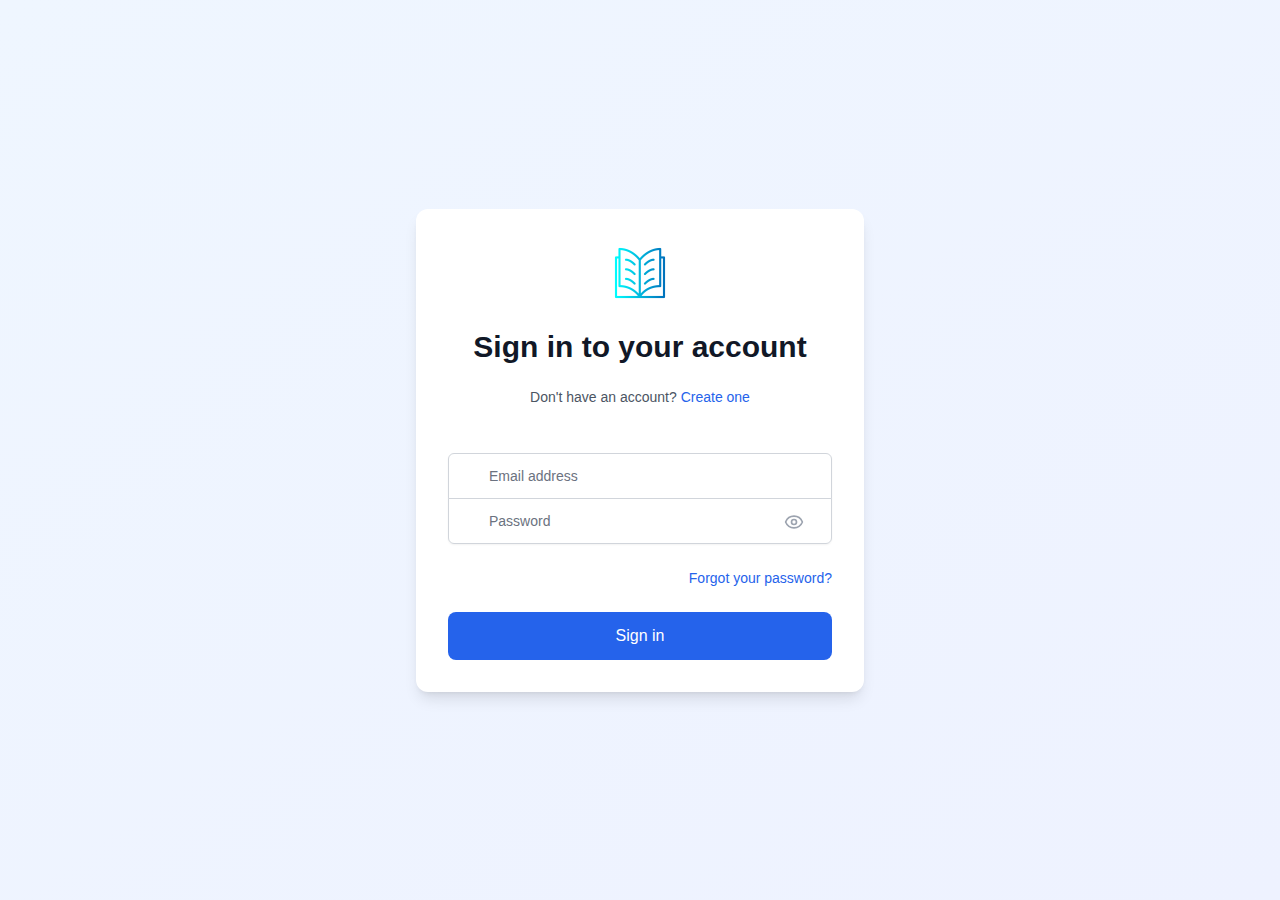
<file: index.html>
<!doctype html>
<html lang="en">

<head>
  <meta charset="UTF-8" />
  <link rel="icon" type="image/svg+xml" href="/vite.svg" />

  <!-- Enhanced Mobile Viewport Configuration -->
  <meta name="viewport"
    content="width=device-width, initial-scale=1.0, maximum-scale=5.0, user-scalable=yes, viewport-fit=cover" />

  <!-- PWA Meta Tags -->
  <meta name="mobile-web-app-capable" content="yes" />
  <meta name="apple-mobile-web-app-capable" content="yes" />
  <meta name="apple-mobile-web-app-status-bar-style" content="black-translucent" />
  <meta name="apple-mobile-web-app-title" content="Tallybooks" />

  <!-- Theme Color for Mobile Browsers -->
  <meta name="theme-color" content="#3b82f6" media="(prefers-color-scheme: light)" />
  <meta name="theme-color" content="#1e293b" media="(prefers-color-scheme: dark)" />

  <!-- Android/Chrome -->
  <meta name="mobile-web-app-capable" content="yes" />

  <!-- Prevent automatic phone number detection -->
  <meta name="format-detection" content="telephone=no" />

  <!-- Optimize for touch -->
  <meta name="HandheldFriendly" content="true" />

  <title>Tallybooks - Business Management System</title>

  <!-- PWA Manifest -->
  <link rel="manifest" href="/manifest.json" />

  <!-- Preconnect to improve performance -->
  <link rel="preconnect" href="https://fonts.googleapis.com" />
  <link rel="preconnect" href="https://fonts.gstatic.com" crossorigin />
  <script type="module" crossorigin src="/assets/main-Bw0B7h_d.js"></script>
  <link rel="stylesheet" crossorigin href="/assets/main-CSYsk5oX.css">
</head>

<body>
  <div id="root"></div>
</body>

</html>
</file>
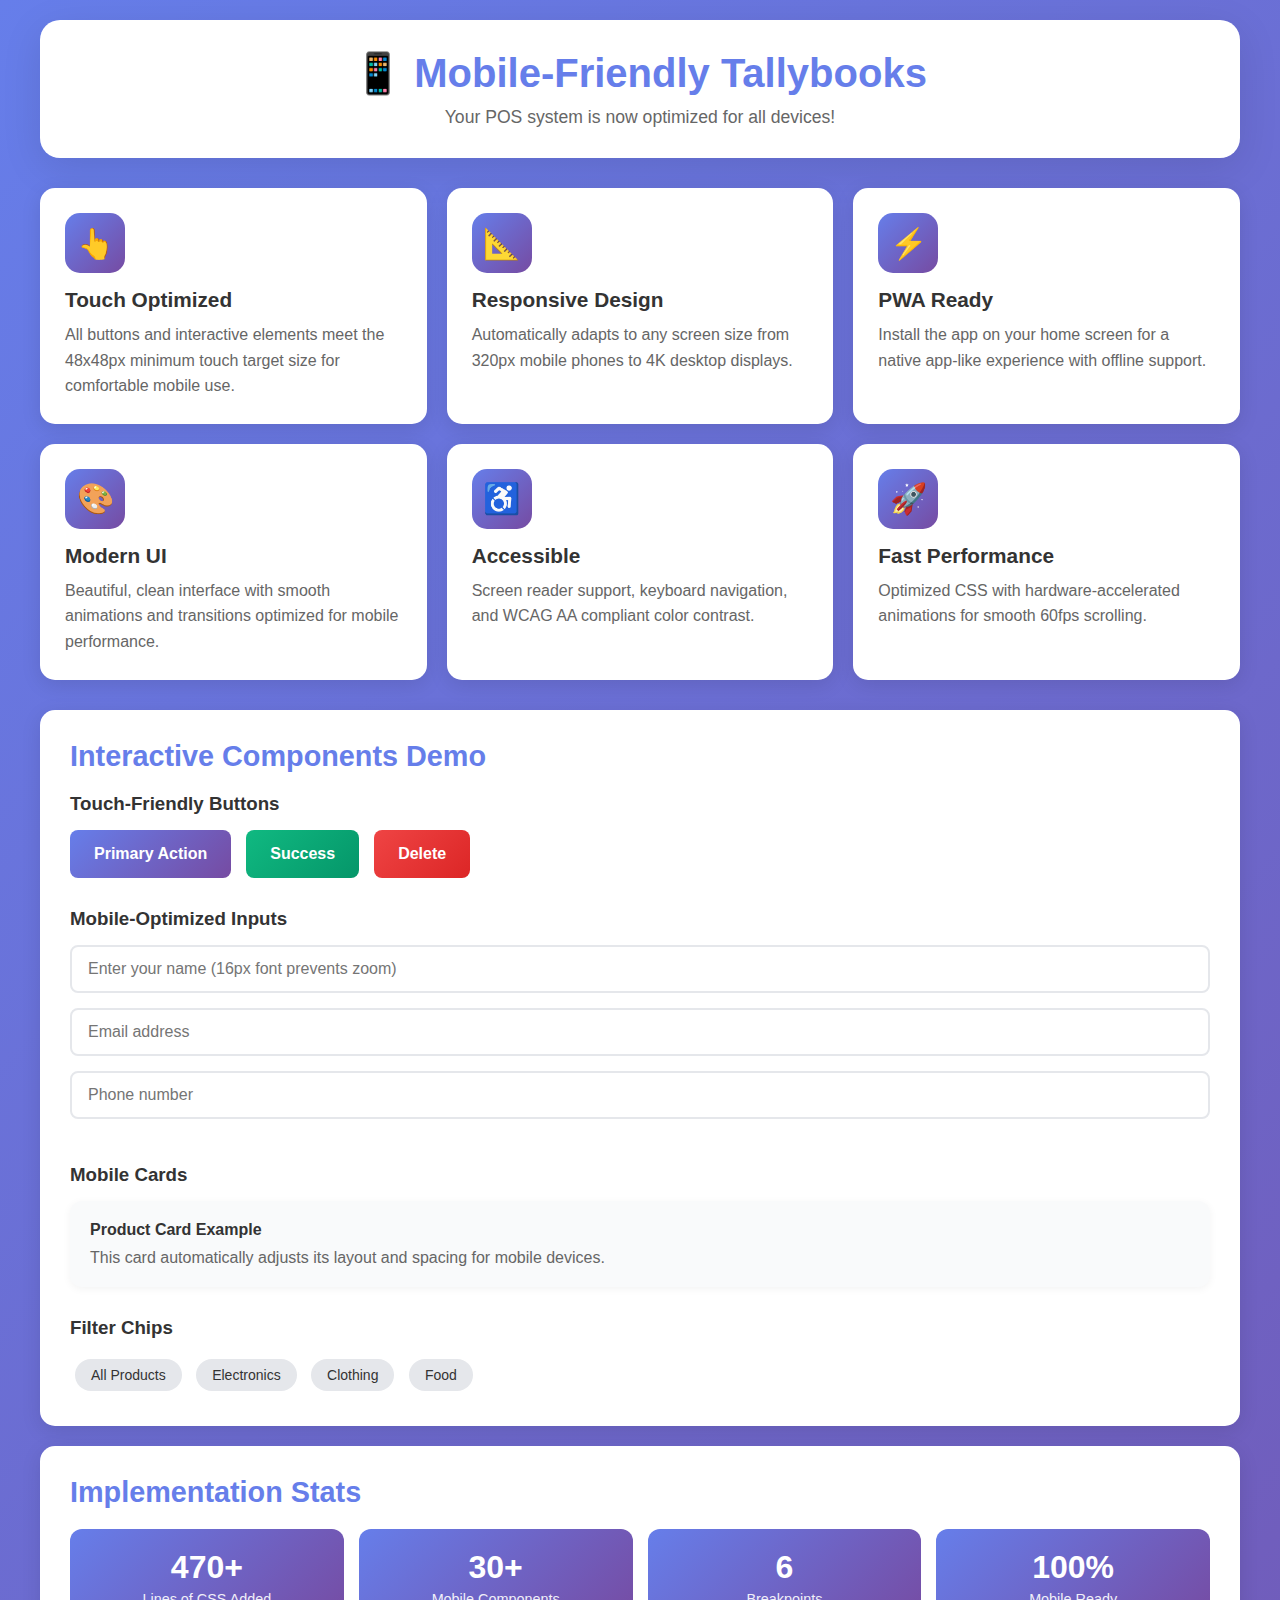
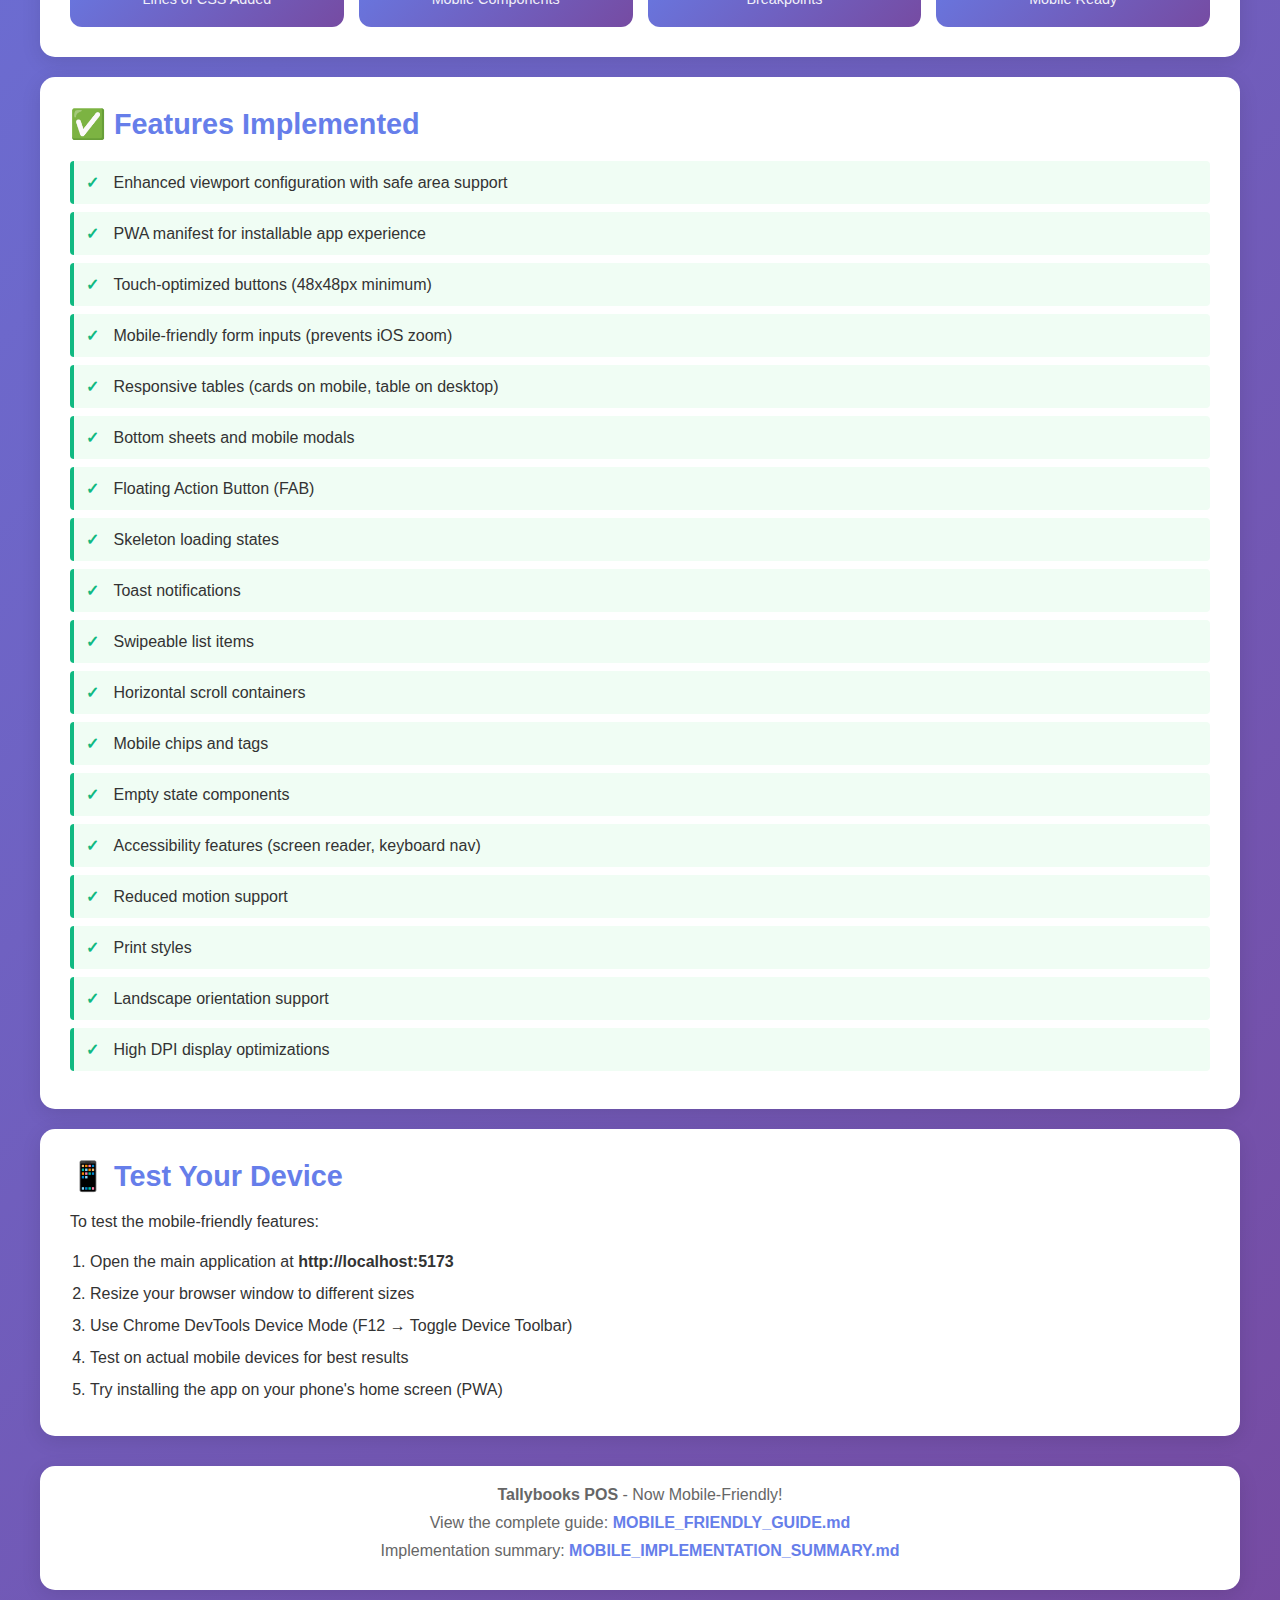
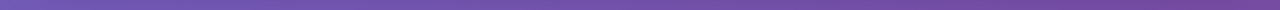
<file: mobile-demo.html>
<!DOCTYPE html>
<html lang="en">

<head>
    <meta charset="UTF-8">
    <meta name="viewport"
        content="width=device-width, initial-scale=1.0, maximum-scale=5.0, user-scalable=yes, viewport-fit=cover">
    <title>Mobile-Friendly Features Demo - Tallybooks</title>
    <style>
        * {
            margin: 0;
            padding: 0;
            box-sizing: border-box;
        }

        body {
            font-family: -apple-system, BlinkMacSystemFont, 'Segoe UI', Roboto, Oxygen, Ubuntu, Cantarell, sans-serif;
            background: linear-gradient(135deg, #667eea 0%, #764ba2 100%);
            min-height: 100vh;
            padding: 20px;
            color: #333;
        }

        .container {
            max-width: 1200px;
            margin: 0 auto;
        }

        .header {
            background: white;
            padding: 30px;
            border-radius: 20px;
            box-shadow: 0 10px 40px rgba(0, 0, 0, 0.1);
            margin-bottom: 30px;
            text-align: center;
        }

        .header h1 {
            color: #667eea;
            font-size: 2.5rem;
            margin-bottom: 10px;
        }

        .header p {
            color: #666;
            font-size: 1.1rem;
        }

        .features-grid {
            display: grid;
            grid-template-columns: repeat(auto-fit, minmax(300px, 1fr));
            gap: 20px;
            margin-bottom: 30px;
        }

        .feature-card {
            background: white;
            padding: 25px;
            border-radius: 15px;
            box-shadow: 0 5px 20px rgba(0, 0, 0, 0.1);
            transition: transform 0.3s ease, box-shadow 0.3s ease;
        }

        .feature-card:hover {
            transform: translateY(-5px);
            box-shadow: 0 10px 30px rgba(0, 0, 0, 0.15);
        }

        .feature-icon {
            width: 60px;
            height: 60px;
            background: linear-gradient(135deg, #667eea 0%, #764ba2 100%);
            border-radius: 15px;
            display: flex;
            align-items: center;
            justify-content: center;
            font-size: 30px;
            margin-bottom: 15px;
        }

        .feature-card h3 {
            color: #333;
            margin-bottom: 10px;
            font-size: 1.3rem;
        }

        .feature-card p {
            color: #666;
            line-height: 1.6;
        }

        .demo-section {
            background: white;
            padding: 30px;
            border-radius: 15px;
            box-shadow: 0 5px 20px rgba(0, 0, 0, 0.1);
            margin-bottom: 20px;
        }

        .demo-section h2 {
            color: #667eea;
            margin-bottom: 20px;
            font-size: 1.8rem;
        }

        .button-demo {
            display: flex;
            flex-wrap: wrap;
            gap: 15px;
            margin-bottom: 20px;
        }

        .touch-button {
            min-height: 48px;
            min-width: 48px;
            padding: 12px 24px;
            font-size: 16px;
            border-radius: 8px;
            border: none;
            background: linear-gradient(135deg, #667eea 0%, #764ba2 100%);
            color: white;
            cursor: pointer;
            transition: transform 0.2s ease;
            font-weight: 600;
        }

        .touch-button:active {
            transform: scale(0.98);
        }

        .mobile-input {
            width: 100%;
            min-height: 48px;
            padding: 12px 16px;
            font-size: 16px;
            border-radius: 8px;
            border: 2px solid #e5e7eb;
            margin-bottom: 15px;
            transition: border-color 0.2s;
        }

        .mobile-input:focus {
            outline: none;
            border-color: #667eea;
            box-shadow: 0 0 0 3px rgba(102, 126, 234, 0.1);
        }

        .mobile-card {
            background: #f9fafb;
            border-radius: 12px;
            padding: 20px;
            margin-bottom: 15px;
            box-shadow: 0 2px 8px rgba(0, 0, 0, 0.05);
        }

        .mobile-chip {
            display: inline-flex;
            align-items: center;
            padding: 8px 16px;
            background: #e5e7eb;
            border-radius: 20px;
            font-size: 14px;
            font-weight: 500;
            margin: 5px;
        }

        .stats {
            display: grid;
            grid-template-columns: repeat(auto-fit, minmax(150px, 1fr));
            gap: 15px;
            margin-top: 20px;
        }

        .stat-card {
            background: linear-gradient(135deg, #667eea 0%, #764ba2 100%);
            color: white;
            padding: 20px;
            border-radius: 12px;
            text-align: center;
        }

        .stat-number {
            font-size: 2rem;
            font-weight: bold;
            margin-bottom: 5px;
        }

        .stat-label {
            font-size: 0.9rem;
            opacity: 0.9;
        }

        .checklist {
            list-style: none;
        }

        .checklist li {
            padding: 12px;
            margin-bottom: 8px;
            background: #f0fdf4;
            border-left: 4px solid #10b981;
            border-radius: 4px;
        }

        .checklist li::before {
            content: "✓ ";
            color: #10b981;
            font-weight: bold;
            margin-right: 10px;
        }

        @media (max-width: 768px) {
            .header h1 {
                font-size: 1.8rem;
            }

            .features-grid {
                grid-template-columns: 1fr;
            }

            .button-demo {
                flex-direction: column;
            }

            .touch-button {
                width: 100%;
            }
        }

        .footer {
            background: white;
            padding: 20px;
            border-radius: 15px;
            text-align: center;
            margin-top: 30px;
            box-shadow: 0 5px 20px rgba(0, 0, 0, 0.1);
        }

        .footer p {
            color: #666;
            margin-bottom: 10px;
        }

        .footer a {
            color: #667eea;
            text-decoration: none;
            font-weight: 600;
        }
    </style>
</head>

<body>
    <div class="container">
        <div class="header">
            <h1>📱 Mobile-Friendly Tallybooks</h1>
            <p>Your POS system is now optimized for all devices!</p>
        </div>

        <div class="features-grid">
            <div class="feature-card">
                <div class="feature-icon">👆</div>
                <h3>Touch Optimized</h3>
                <p>All buttons and interactive elements meet the 48x48px minimum touch target size for comfortable
                    mobile use.</p>
            </div>

            <div class="feature-card">
                <div class="feature-icon">📐</div>
                <h3>Responsive Design</h3>
                <p>Automatically adapts to any screen size from 320px mobile phones to 4K desktop displays.</p>
            </div>

            <div class="feature-card">
                <div class="feature-icon">⚡</div>
                <h3>PWA Ready</h3>
                <p>Install the app on your home screen for a native app-like experience with offline support.</p>
            </div>

            <div class="feature-card">
                <div class="feature-icon">🎨</div>
                <h3>Modern UI</h3>
                <p>Beautiful, clean interface with smooth animations and transitions optimized for mobile performance.
                </p>
            </div>

            <div class="feature-card">
                <div class="feature-icon">♿</div>
                <h3>Accessible</h3>
                <p>Screen reader support, keyboard navigation, and WCAG AA compliant color contrast.</p>
            </div>

            <div class="feature-card">
                <div class="feature-icon">🚀</div>
                <h3>Fast Performance</h3>
                <p>Optimized CSS with hardware-accelerated animations for smooth 60fps scrolling.</p>
            </div>
        </div>

        <div class="demo-section">
            <h2>Interactive Components Demo</h2>

            <h3 style="margin-bottom: 15px;">Touch-Friendly Buttons</h3>
            <div class="button-demo">
                <button class="touch-button">Primary Action</button>
                <button class="touch-button"
                    style="background: linear-gradient(135deg, #10b981 0%, #059669 100%);">Success</button>
                <button class="touch-button"
                    style="background: linear-gradient(135deg, #ef4444 0%, #dc2626 100%);">Delete</button>
            </div>

            <h3 style="margin-bottom: 15px; margin-top: 30px;">Mobile-Optimized Inputs</h3>
            <input type="text" class="mobile-input" placeholder="Enter your name (16px font prevents zoom)">
            <input type="email" class="mobile-input" placeholder="Email address">
            <input type="tel" class="mobile-input" placeholder="Phone number">

            <h3 style="margin-bottom: 15px; margin-top: 30px;">Mobile Cards</h3>
            <div class="mobile-card">
                <h4 style="margin-bottom: 10px;">Product Card Example</h4>
                <p style="color: #666;">This card automatically adjusts its layout and spacing for mobile devices.</p>
            </div>

            <h3 style="margin-bottom: 15px; margin-top: 30px;">Filter Chips</h3>
            <div>
                <span class="mobile-chip">All Products</span>
                <span class="mobile-chip">Electronics</span>
                <span class="mobile-chip">Clothing</span>
                <span class="mobile-chip">Food</span>
            </div>
        </div>

        <div class="demo-section">
            <h2>Implementation Stats</h2>
            <div class="stats">
                <div class="stat-card">
                    <div class="stat-number">470+</div>
                    <div class="stat-label">Lines of CSS Added</div>
                </div>
                <div class="stat-card">
                    <div class="stat-number">30+</div>
                    <div class="stat-label">Mobile Components</div>
                </div>
                <div class="stat-card">
                    <div class="stat-number">6</div>
                    <div class="stat-label">Breakpoints</div>
                </div>
                <div class="stat-card">
                    <div class="stat-number">100%</div>
                    <div class="stat-label">Mobile Ready</div>
                </div>
            </div>
        </div>

        <div class="demo-section">
            <h2>✅ Features Implemented</h2>
            <ul class="checklist">
                <li>Enhanced viewport configuration with safe area support</li>
                <li>PWA manifest for installable app experience</li>
                <li>Touch-optimized buttons (48x48px minimum)</li>
                <li>Mobile-friendly form inputs (prevents iOS zoom)</li>
                <li>Responsive tables (cards on mobile, table on desktop)</li>
                <li>Bottom sheets and mobile modals</li>
                <li>Floating Action Button (FAB)</li>
                <li>Skeleton loading states</li>
                <li>Toast notifications</li>
                <li>Swipeable list items</li>
                <li>Horizontal scroll containers</li>
                <li>Mobile chips and tags</li>
                <li>Empty state components</li>
                <li>Accessibility features (screen reader, keyboard nav)</li>
                <li>Reduced motion support</li>
                <li>Print styles</li>
                <li>Landscape orientation support</li>
                <li>High DPI display optimizations</li>
            </ul>
        </div>

        <div class="demo-section">
            <h2>📱 Test Your Device</h2>
            <p style="margin-bottom: 15px;">To test the mobile-friendly features:</p>
            <ol style="padding-left: 20px; line-height: 2;">
                <li>Open the main application at <strong>http://localhost:5173</strong></li>
                <li>Resize your browser window to different sizes</li>
                <li>Use Chrome DevTools Device Mode (F12 → Toggle Device Toolbar)</li>
                <li>Test on actual mobile devices for best results</li>
                <li>Try installing the app on your phone's home screen (PWA)</li>
            </ol>
        </div>

        <div class="footer">
            <p><strong>Tallybooks POS</strong> - Now Mobile-Friendly!</p>
            <p>View the complete guide: <a href="/MOBILE_FRIENDLY_GUIDE.md">MOBILE_FRIENDLY_GUIDE.md</a></p>
            <p>Implementation summary: <a href="/MOBILE_IMPLEMENTATION_SUMMARY.md">MOBILE_IMPLEMENTATION_SUMMARY.md</a>
            </p>
        </div>
    </div>

    <script>
        // Add some interactivity
        document.querySelectorAll('.touch-button').forEach(button => {
            button.addEventListener('click', function () {
                this.style.transform = 'scale(0.95)';
                setTimeout(() => {
                    this.style.transform = '';
                }, 100);
            });
        });

        // Display current viewport size
        function updateViewportSize() {
            const width = window.innerWidth;
            const height = window.innerHeight;
            console.log(`Viewport: ${width}x${height}px`);
        }

        window.addEventListener('resize', updateViewportSize);
        updateViewportSize();
    </script>
</body>

</html>
</file>
<file: assets/main-CSYsk5oX.css>
@media print{@page{size:A4 (210mm 297mm);margin:0;padding:0}body{margin:0;padding:0}.a4-print-page{width:210mm!important;height:297mm!important;margin:0!important;padding:12mm!important;page-break-after:always!important;box-sizing:border-box!important;background:#fff!important}.print-container{width:210mm;height:297mm;margin:0 auto;padding:12mm;background:#fff;page-break-after:always}*{margin:0!important;padding:0!important}.a4-print-page *{margin:0;padding:0}button,.no-print,.hide-on-print,nav,.sidebar,.navigation{display:none!important}body{color:#000;background:#fff}.invoice-table,.customer-details,.totals-section{page-break-inside:avoid}a{text-decoration:none}body{font-size:11pt;font-family:Arial,sans-serif}img{max-width:100%;page-break-inside:avoid}}@media screen{.a4-print-page{width:210mm;margin:20px auto;box-shadow:0 0 10px #0000001a;min-height:297mm}.print-preview{display:flex;justify-content:center;padding:20px;background:#f5f5f5}}.print-button{margin:20px;padding:10px 20px;background:#007bff;color:#fff;border:none;border-radius:4px;cursor:pointer;font-size:16px}.print-button:hover{background:#0056b3}.print-button:active{background:#004085}.invoice-a4{width:210mm;height:297mm;margin:0 auto;padding:12mm;background:#fff;box-sizing:border-box}@media print{.invoice-a4{box-shadow:none;border:none}.invoice-a4,.invoice-a4 *{background:transparent!important;color:#000!important}.invoice-a4{print-color-adjust:exact;-webkit-print-color-adjust:exact}}*,:before,:after{--tw-border-spacing-x: 0;--tw-border-spacing-y: 0;--tw-translate-x: 0;--tw-translate-y: 0;--tw-rotate: 0;--tw-skew-x: 0;--tw-skew-y: 0;--tw-scale-x: 1;--tw-scale-y: 1;--tw-pan-x: ;--tw-pan-y: ;--tw-pinch-zoom: ;--tw-scroll-snap-strictness: proximity;--tw-gradient-from-position: ;--tw-gradient-via-position: ;--tw-gradient-to-position: ;--tw-ordinal: ;--tw-slashed-zero: ;--tw-numeric-figure: ;--tw-numeric-spacing: ;--tw-numeric-fraction: ;--tw-ring-inset: ;--tw-ring-offset-width: 0px;--tw-ring-offset-color: #fff;--tw-ring-color: rgb(59 130 246 / .5);--tw-ring-offset-shadow: 0 0 #0000;--tw-ring-shadow: 0 0 #0000;--tw-shadow: 0 0 #0000;--tw-shadow-colored: 0 0 #0000;--tw-blur: ;--tw-brightness: ;--tw-contrast: ;--tw-grayscale: ;--tw-hue-rotate: ;--tw-invert: ;--tw-saturate: ;--tw-sepia: ;--tw-drop-shadow: ;--tw-backdrop-blur: ;--tw-backdrop-brightness: ;--tw-backdrop-contrast: ;--tw-backdrop-grayscale: ;--tw-backdrop-hue-rotate: ;--tw-backdrop-invert: ;--tw-backdrop-opacity: ;--tw-backdrop-saturate: ;--tw-backdrop-sepia: ;--tw-contain-size: ;--tw-contain-layout: ;--tw-contain-paint: ;--tw-contain-style: }::backdrop{--tw-border-spacing-x: 0;--tw-border-spacing-y: 0;--tw-translate-x: 0;--tw-translate-y: 0;--tw-rotate: 0;--tw-skew-x: 0;--tw-skew-y: 0;--tw-scale-x: 1;--tw-scale-y: 1;--tw-pan-x: ;--tw-pan-y: ;--tw-pinch-zoom: ;--tw-scroll-snap-strictness: proximity;--tw-gradient-from-position: ;--tw-gradient-via-position: ;--tw-gradient-to-position: ;--tw-ordinal: ;--tw-slashed-zero: ;--tw-numeric-figure: ;--tw-numeric-spacing: ;--tw-numeric-fraction: ;--tw-ring-inset: ;--tw-ring-offset-width: 0px;--tw-ring-offset-color: #fff;--tw-ring-color: rgb(59 130 246 / .5);--tw-ring-offset-shadow: 0 0 #0000;--tw-ring-shadow: 0 0 #0000;--tw-shadow: 0 0 #0000;--tw-shadow-colored: 0 0 #0000;--tw-blur: ;--tw-brightness: ;--tw-contrast: ;--tw-grayscale: ;--tw-hue-rotate: ;--tw-invert: ;--tw-saturate: ;--tw-sepia: ;--tw-drop-shadow: ;--tw-backdrop-blur: ;--tw-backdrop-brightness: ;--tw-backdrop-contrast: ;--tw-backdrop-grayscale: ;--tw-backdrop-hue-rotate: ;--tw-backdrop-invert: ;--tw-backdrop-opacity: ;--tw-backdrop-saturate: ;--tw-backdrop-sepia: ;--tw-contain-size: ;--tw-contain-layout: ;--tw-contain-paint: ;--tw-contain-style: }*,:before,:after{box-sizing:border-box;border-width:0;border-style:solid;border-color:#e5e7eb}:before,:after{--tw-content: ""}html,:host{line-height:1.5;-webkit-text-size-adjust:100%;-moz-tab-size:4;-o-tab-size:4;tab-size:4;font-family:ui-sans-serif,system-ui,sans-serif,"Apple Color Emoji","Segoe UI Emoji",Segoe UI Symbol,"Noto Color Emoji";font-feature-settings:normal;font-variation-settings:normal;-webkit-tap-highlight-color:transparent}body{margin:0;line-height:inherit}hr{height:0;color:inherit;border-top-width:1px}abbr:where([title]){-webkit-text-decoration:underline dotted;text-decoration:underline dotted}h1,h2,h3,h4,h5,h6{font-size:inherit;font-weight:inherit}a{color:inherit;text-decoration:inherit}b,strong{font-weight:bolder}code,kbd,samp,pre{font-family:ui-monospace,SFMono-Regular,Menlo,Monaco,Consolas,Liberation Mono,Courier New,monospace;font-feature-settings:normal;font-variation-settings:normal;font-size:1em}small{font-size:80%}sub,sup{font-size:75%;line-height:0;position:relative;vertical-align:baseline}sub{bottom:-.25em}sup{top:-.5em}table{text-indent:0;border-color:inherit;border-collapse:collapse}button,input,optgroup,select,textarea{font-family:inherit;font-feature-settings:inherit;font-variation-settings:inherit;font-size:100%;font-weight:inherit;line-height:inherit;letter-spacing:inherit;color:inherit;margin:0;padding:0}button,select{text-transform:none}button,input:where([type=button]),input:where([type=reset]),input:where([type=submit]){-webkit-appearance:button;background-color:transparent;background-image:none}:-moz-focusring{outline:auto}:-moz-ui-invalid{box-shadow:none}progress{vertical-align:baseline}::-webkit-inner-spin-button,::-webkit-outer-spin-button{height:auto}[type=search]{-webkit-appearance:textfield;outline-offset:-2px}::-webkit-search-decoration{-webkit-appearance:none}::-webkit-file-upload-button{-webkit-appearance:button;font:inherit}summary{display:list-item}blockquote,dl,dd,h1,h2,h3,h4,h5,h6,hr,figure,p,pre{margin:0}fieldset{margin:0;padding:0}legend{padding:0}ol,ul,menu{list-style:none;margin:0;padding:0}dialog{padding:0}textarea{resize:vertical}input::-moz-placeholder,textarea::-moz-placeholder{opacity:1;color:#9ca3af}input::placeholder,textarea::placeholder{opacity:1;color:#9ca3af}button,[role=button]{cursor:pointer}:disabled{cursor:default}img,svg,video,canvas,audio,iframe,embed,object{display:block;vertical-align:middle}img,video{max-width:100%;height:auto}[hidden]:where(:not([hidden=until-found])){display:none}.container{width:100%}@media(min-width:640px){.container{max-width:640px}}@media(min-width:768px){.container{max-width:768px}}@media(min-width:1024px){.container{max-width:1024px}}@media(min-width:1280px){.container{max-width:1280px}}@media(min-width:1536px){.container{max-width:1536px}}.content-section{margin-bottom:1.5rem;padding-left:1rem;padding-right:1rem}@media(min-width:768px){.content-section{margin-bottom:2rem;padding-left:1.5rem;padding-right:1.5rem}}.bottom-nav-item.active{color:var(--android-primary)}.pointer-events-none{pointer-events:none}.visible{visibility:visible}.collapse{visibility:collapse}.static{position:static}.fixed{position:fixed}.absolute{position:absolute}.relative{position:relative}.sticky{position:sticky}.-inset-0\.5{top:-.125rem;right:-.125rem;bottom:-.125rem;left:-.125rem}.inset-0{top:0;right:0;bottom:0;left:0}.inset-x-0{left:0;right:0}.inset-y-0{top:0;bottom:0}.-bottom-24{bottom:-6rem}.-left-24{left:-6rem}.-right-2{right:-.5rem}.-right-24{right:-6rem}.-right-6{right:-1.5rem}.-top-2{top:-.5rem}.-top-24{top:-6rem}.-top-4{top:-1rem}.-top-6{top:-1.5rem}.bottom-0{bottom:0}.bottom-14{bottom:3.5rem}.bottom-16{bottom:4rem}.bottom-20{bottom:5rem}.bottom-4{bottom:1rem}.bottom-6{bottom:1.5rem}.bottom-\[-10\%\]{bottom:-10%}.left-0{left:0}.left-1\/2{left:50%}.left-1\/4{left:25%}.left-3{left:.75rem}.left-4{left:1rem}.left-6{left:1.5rem}.left-\[-10\%\]{left:-10%}.right-0{right:0}.right-14{right:3.5rem}.right-2{right:.5rem}.right-4{right:1rem}.right-5{right:1.25rem}.right-6{right:1.5rem}.right-\[-10\%\]{right:-10%}.top-0{top:0}.top-1\.5{top:.375rem}.top-1\/2{top:50%}.top-16{top:4rem}.top-2\.5{top:.625rem}.top-3{top:.75rem}.top-4{top:1rem}.top-6{top:1.5rem}.top-\[-10\%\]{top:-10%}.top-full{top:100%}.-z-10{z-index:-10}.z-10{z-index:10}.z-20{z-index:20}.z-30{z-index:30}.z-40{z-index:40}.z-50{z-index:50}.col-span-2{grid-column:span 2 / span 2}.col-span-full{grid-column:1 / -1}.mx-auto{margin-left:auto;margin-right:auto}.my-1{margin-top:.25rem;margin-bottom:.25rem}.my-8{margin-top:2rem;margin-bottom:2rem}.-ml-1{margin-left:-.25rem}.mb-0\.5{margin-bottom:.125rem}.mb-1{margin-bottom:.25rem}.mb-1\.5{margin-bottom:.375rem}.mb-10{margin-bottom:2.5rem}.mb-12{margin-bottom:3rem}.mb-16{margin-bottom:4rem}.mb-2{margin-bottom:.5rem}.mb-20{margin-bottom:5rem}.mb-24{margin-bottom:6rem}.mb-3{margin-bottom:.75rem}.mb-4{margin-bottom:1rem}.mb-5{margin-bottom:1.25rem}.mb-6{margin-bottom:1.5rem}.mb-8{margin-bottom:2rem}.ml-0{margin-left:0}.ml-1{margin-left:.25rem}.ml-2{margin-left:.5rem}.ml-3{margin-left:.75rem}.ml-4{margin-left:1rem}.ml-6{margin-left:1.5rem}.ml-9{margin-left:2.25rem}.ml-auto{margin-left:auto}.mr-1{margin-right:.25rem}.mr-1\.5{margin-right:.375rem}.mr-2{margin-right:.5rem}.mr-3{margin-right:.75rem}.mr-4{margin-right:1rem}.mt-0\.5{margin-top:.125rem}.mt-1{margin-top:.25rem}.mt-1\.5{margin-top:.375rem}.mt-10{margin-top:2.5rem}.mt-12{margin-top:3rem}.mt-16{margin-top:4rem}.mt-2{margin-top:.5rem}.mt-20{margin-top:5rem}.mt-24{margin-top:6rem}.mt-3{margin-top:.75rem}.mt-4{margin-top:1rem}.mt-6{margin-top:1.5rem}.mt-8{margin-top:2rem}.mt-auto{margin-top:auto}.block{display:block}.inline-block{display:inline-block}.inline{display:inline}.flex{display:flex}.inline-flex{display:inline-flex}.table{display:table}.grid{display:grid}.contents{display:contents}.hidden{display:none}.aspect-square{aspect-ratio:1 / 1}.h-0\.5{height:.125rem}.h-1{height:.25rem}.h-1\.5{height:.375rem}.h-10{height:2.5rem}.h-12{height:3rem}.h-14{height:3.5rem}.h-16{height:4rem}.h-2{height:.5rem}.h-20{height:5rem}.h-24{height:6rem}.h-3{height:.75rem}.h-3\.5{height:.875rem}.h-32{height:8rem}.h-4{height:1rem}.h-40{height:10rem}.h-48{height:12rem}.h-5{height:1.25rem}.h-6{height:1.5rem}.h-60{height:15rem}.h-64{height:16rem}.h-7{height:1.75rem}.h-8{height:2rem}.h-80{height:20rem}.h-9{height:2.25rem}.h-96{height:24rem}.h-\[35\%\]{height:35%}.h-\[40\%\]{height:40%}.h-\[600px\]{height:600px}.h-\[80vh\]{height:80vh}.h-\[calc\(100vh-200px\)\]{height:calc(100vh - 200px)}.h-auto{height:auto}.h-full{height:100%}.h-screen{height:100vh}.max-h-60{max-height:15rem}.max-h-64{max-height:16rem}.max-h-80{max-height:20rem}.max-h-96{max-height:24rem}.max-h-\[40vh\]{max-height:40vh}.max-h-\[60vh\]{max-height:60vh}.max-h-\[70vh\]{max-height:70vh}.max-h-\[80vh\]{max-height:80vh}.max-h-\[90vh\]{max-height:90vh}.max-h-\[calc\(100vh-300px\)\]{max-height:calc(100vh - 300px)}.max-h-\[calc\(90vh-140px\)\]{max-height:calc(90vh - 140px)}.max-h-full{max-height:100%}.max-h-screen{max-height:100vh}.min-h-0{min-height:0px}.min-h-\[240px\]{min-height:240px}.min-h-\[40px\]{min-height:40px}.min-h-\[60vh\]{min-height:60vh}.min-h-\[70vh\]{min-height:70vh}.min-h-full{min-height:100%}.min-h-screen{min-height:100vh}.w-1\.5{width:.375rem}.w-1\/2{width:50%}.w-1\/4{width:25%}.w-10{width:2.5rem}.w-12{width:3rem}.w-14{width:3.5rem}.w-16{width:4rem}.w-2{width:.5rem}.w-2\/3{width:66.666667%}.w-20{width:5rem}.w-24{width:6rem}.w-3{width:.75rem}.w-3\.5{width:.875rem}.w-3\/4{width:75%}.w-32{width:8rem}.w-4{width:1rem}.w-40{width:10rem}.w-48{width:12rem}.w-5{width:1.25rem}.w-56{width:14rem}.w-6{width:1.5rem}.w-64{width:16rem}.w-7{width:1.75rem}.w-8{width:2rem}.w-80{width:20rem}.w-9{width:2.25rem}.w-96{width:24rem}.w-\[35\%\]{width:35%}.w-\[40\%\]{width:40%}.w-\[600px\]{width:600px}.w-auto{width:auto}.w-full{width:100%}.min-w-0{min-width:0px}.min-w-\[110px\]{min-width:110px}.min-w-\[120px\]{min-width:120px}.min-w-\[140px\]{min-width:140px}.min-w-\[200px\]{min-width:200px}.min-w-\[40px\]{min-width:40px}.min-w-\[90px\]{min-width:90px}.min-w-full{min-width:100%}.max-w-24{max-width:6rem}.max-w-2xl{max-width:42rem}.max-w-3xl{max-width:48rem}.max-w-4xl{max-width:56rem}.max-w-5xl{max-width:64rem}.max-w-6xl{max-width:72rem}.max-w-7xl{max-width:80rem}.max-w-\[200px\]{max-width:200px}.max-w-\[80\%\]{max-width:80%}.max-w-full{max-width:100%}.max-w-lg{max-width:32rem}.max-w-md{max-width:28rem}.flex-1{flex:1 1 0%}.flex-shrink-0{flex-shrink:0}.flex-grow{flex-grow:1}.border-collapse{border-collapse:collapse}.-translate-x-1\/2{--tw-translate-x: -50%;transform:translate(var(--tw-translate-x),var(--tw-translate-y)) rotate(var(--tw-rotate)) skew(var(--tw-skew-x)) skewY(var(--tw-skew-y)) scaleX(var(--tw-scale-x)) scaleY(var(--tw-scale-y))}.-translate-x-full{--tw-translate-x: -100%;transform:translate(var(--tw-translate-x),var(--tw-translate-y)) rotate(var(--tw-rotate)) skew(var(--tw-skew-x)) skewY(var(--tw-skew-y)) scaleX(var(--tw-scale-x)) scaleY(var(--tw-scale-y))}.-translate-y-1\/2{--tw-translate-y: -50%;transform:translate(var(--tw-translate-x),var(--tw-translate-y)) rotate(var(--tw-rotate)) skew(var(--tw-skew-x)) skewY(var(--tw-skew-y)) scaleX(var(--tw-scale-x)) scaleY(var(--tw-scale-y))}.translate-x-0{--tw-translate-x: 0px;transform:translate(var(--tw-translate-x),var(--tw-translate-y)) rotate(var(--tw-rotate)) skew(var(--tw-skew-x)) skewY(var(--tw-skew-y)) scaleX(var(--tw-scale-x)) scaleY(var(--tw-scale-y))}.translate-x-1\/2{--tw-translate-x: 50%;transform:translate(var(--tw-translate-x),var(--tw-translate-y)) rotate(var(--tw-rotate)) skew(var(--tw-skew-x)) skewY(var(--tw-skew-y)) scaleX(var(--tw-scale-x)) scaleY(var(--tw-scale-y))}.translate-y-1\/2{--tw-translate-y: 50%;transform:translate(var(--tw-translate-x),var(--tw-translate-y)) rotate(var(--tw-rotate)) skew(var(--tw-skew-x)) skewY(var(--tw-skew-y)) scaleX(var(--tw-scale-x)) scaleY(var(--tw-scale-y))}.-rotate-3{--tw-rotate: -3deg;transform:translate(var(--tw-translate-x),var(--tw-translate-y)) rotate(var(--tw-rotate)) skew(var(--tw-skew-x)) skewY(var(--tw-skew-y)) scaleX(var(--tw-scale-x)) scaleY(var(--tw-scale-y))}.rotate-180{--tw-rotate: 180deg;transform:translate(var(--tw-translate-x),var(--tw-translate-y)) rotate(var(--tw-rotate)) skew(var(--tw-skew-x)) skewY(var(--tw-skew-y)) scaleX(var(--tw-scale-x)) scaleY(var(--tw-scale-y))}.rotate-3{--tw-rotate: 3deg;transform:translate(var(--tw-translate-x),var(--tw-translate-y)) rotate(var(--tw-rotate)) skew(var(--tw-skew-x)) skewY(var(--tw-skew-y)) scaleX(var(--tw-scale-x)) scaleY(var(--tw-scale-y))}.rotate-90{--tw-rotate: 90deg;transform:translate(var(--tw-translate-x),var(--tw-translate-y)) rotate(var(--tw-rotate)) skew(var(--tw-skew-x)) skewY(var(--tw-skew-y)) scaleX(var(--tw-scale-x)) scaleY(var(--tw-scale-y))}.scale-100{--tw-scale-x: 1;--tw-scale-y: 1;transform:translate(var(--tw-translate-x),var(--tw-translate-y)) rotate(var(--tw-rotate)) skew(var(--tw-skew-x)) skewY(var(--tw-skew-y)) scaleX(var(--tw-scale-x)) scaleY(var(--tw-scale-y))}.scale-105{--tw-scale-x: 1.05;--tw-scale-y: 1.05;transform:translate(var(--tw-translate-x),var(--tw-translate-y)) rotate(var(--tw-rotate)) skew(var(--tw-skew-x)) skewY(var(--tw-skew-y)) scaleX(var(--tw-scale-x)) scaleY(var(--tw-scale-y))}.scale-110{--tw-scale-x: 1.1;--tw-scale-y: 1.1;transform:translate(var(--tw-translate-x),var(--tw-translate-y)) rotate(var(--tw-rotate)) skew(var(--tw-skew-x)) skewY(var(--tw-skew-y)) scaleX(var(--tw-scale-x)) scaleY(var(--tw-scale-y))}.scale-95{--tw-scale-x: .95;--tw-scale-y: .95;transform:translate(var(--tw-translate-x),var(--tw-translate-y)) rotate(var(--tw-rotate)) skew(var(--tw-skew-x)) skewY(var(--tw-skew-y)) scaleX(var(--tw-scale-x)) scaleY(var(--tw-scale-y))}.transform{transform:translate(var(--tw-translate-x),var(--tw-translate-y)) rotate(var(--tw-rotate)) skew(var(--tw-skew-x)) skewY(var(--tw-skew-y)) scaleX(var(--tw-scale-x)) scaleY(var(--tw-scale-y))}@keyframes bounce{0%,to{transform:translateY(-25%);animation-timing-function:cubic-bezier(.8,0,1,1)}50%{transform:none;animation-timing-function:cubic-bezier(0,0,.2,1)}}.animate-bounce{animation:bounce 1s infinite}@keyframes pulse{50%{opacity:.5}}.animate-pulse{animation:pulse 2s cubic-bezier(.4,0,.6,1) infinite}.animate-spin{animation:spin 1s linear infinite}.cursor-not-allowed{cursor:not-allowed}.cursor-pointer{cursor:pointer}.select-none{-webkit-user-select:none;-moz-user-select:none;user-select:none}.resize-none{resize:none}.resize{resize:both}.list-inside{list-style-position:inside}.list-disc{list-style-type:disc}.appearance-none{-webkit-appearance:none;-moz-appearance:none;appearance:none}.grid-cols-1{grid-template-columns:repeat(1,minmax(0,1fr))}.grid-cols-2{grid-template-columns:repeat(2,minmax(0,1fr))}.grid-cols-3{grid-template-columns:repeat(3,minmax(0,1fr))}.grid-cols-5{grid-template-columns:repeat(5,minmax(0,1fr))}.flex-col{flex-direction:column}.flex-wrap{flex-wrap:wrap}.items-start{align-items:flex-start}.items-end{align-items:flex-end}.items-center{align-items:center}.items-baseline{align-items:baseline}.justify-start{justify-content:flex-start}.justify-end{justify-content:flex-end}.justify-center{justify-content:center}.justify-between{justify-content:space-between}.gap-1{gap:.25rem}.gap-1\.5{gap:.375rem}.gap-10{gap:2.5rem}.gap-12{gap:3rem}.gap-16{gap:4rem}.gap-2{gap:.5rem}.gap-3{gap:.75rem}.gap-4{gap:1rem}.gap-5{gap:1.25rem}.gap-6{gap:1.5rem}.gap-8{gap:2rem}.gap-x-4{-moz-column-gap:1rem;column-gap:1rem}.-space-y-px>:not([hidden])~:not([hidden]){--tw-space-y-reverse: 0;margin-top:calc(-1px * calc(1 - var(--tw-space-y-reverse)));margin-bottom:calc(-1px * var(--tw-space-y-reverse))}.space-x-1>:not([hidden])~:not([hidden]){--tw-space-x-reverse: 0;margin-right:calc(.25rem * var(--tw-space-x-reverse));margin-left:calc(.25rem * calc(1 - var(--tw-space-x-reverse)))}.space-x-2>:not([hidden])~:not([hidden]){--tw-space-x-reverse: 0;margin-right:calc(.5rem * var(--tw-space-x-reverse));margin-left:calc(.5rem * calc(1 - var(--tw-space-x-reverse)))}.space-x-3>:not([hidden])~:not([hidden]){--tw-space-x-reverse: 0;margin-right:calc(.75rem * var(--tw-space-x-reverse));margin-left:calc(.75rem * calc(1 - var(--tw-space-x-reverse)))}.space-x-4>:not([hidden])~:not([hidden]){--tw-space-x-reverse: 0;margin-right:calc(1rem * var(--tw-space-x-reverse));margin-left:calc(1rem * calc(1 - var(--tw-space-x-reverse)))}.space-x-6>:not([hidden])~:not([hidden]){--tw-space-x-reverse: 0;margin-right:calc(1.5rem * var(--tw-space-x-reverse));margin-left:calc(1.5rem * calc(1 - var(--tw-space-x-reverse)))}.space-y-1>:not([hidden])~:not([hidden]){--tw-space-y-reverse: 0;margin-top:calc(.25rem * calc(1 - var(--tw-space-y-reverse)));margin-bottom:calc(.25rem * var(--tw-space-y-reverse))}.space-y-12>:not([hidden])~:not([hidden]){--tw-space-y-reverse: 0;margin-top:calc(3rem * calc(1 - var(--tw-space-y-reverse)));margin-bottom:calc(3rem * var(--tw-space-y-reverse))}.space-y-2>:not([hidden])~:not([hidden]){--tw-space-y-reverse: 0;margin-top:calc(.5rem * calc(1 - var(--tw-space-y-reverse)));margin-bottom:calc(.5rem * var(--tw-space-y-reverse))}.space-y-3>:not([hidden])~:not([hidden]){--tw-space-y-reverse: 0;margin-top:calc(.75rem * calc(1 - var(--tw-space-y-reverse)));margin-bottom:calc(.75rem * var(--tw-space-y-reverse))}.space-y-4>:not([hidden])~:not([hidden]){--tw-space-y-reverse: 0;margin-top:calc(1rem * calc(1 - var(--tw-space-y-reverse)));margin-bottom:calc(1rem * var(--tw-space-y-reverse))}.space-y-5>:not([hidden])~:not([hidden]){--tw-space-y-reverse: 0;margin-top:calc(1.25rem * calc(1 - var(--tw-space-y-reverse)));margin-bottom:calc(1.25rem * var(--tw-space-y-reverse))}.space-y-6>:not([hidden])~:not([hidden]){--tw-space-y-reverse: 0;margin-top:calc(1.5rem * calc(1 - var(--tw-space-y-reverse)));margin-bottom:calc(1.5rem * var(--tw-space-y-reverse))}.space-y-8>:not([hidden])~:not([hidden]){--tw-space-y-reverse: 0;margin-top:calc(2rem * calc(1 - var(--tw-space-y-reverse)));margin-bottom:calc(2rem * var(--tw-space-y-reverse))}.divide-y>:not([hidden])~:not([hidden]){--tw-divide-y-reverse: 0;border-top-width:calc(1px * calc(1 - var(--tw-divide-y-reverse)));border-bottom-width:calc(1px * var(--tw-divide-y-reverse))}.divide-gray-200>:not([hidden])~:not([hidden]){--tw-divide-opacity: 1;border-color:rgb(229 231 235 / var(--tw-divide-opacity, 1))}.divide-gray-50>:not([hidden])~:not([hidden]){--tw-divide-opacity: 1;border-color:rgb(249 250 251 / var(--tw-divide-opacity, 1))}.divide-gray-700>:not([hidden])~:not([hidden]){--tw-divide-opacity: 1;border-color:rgb(55 65 81 / var(--tw-divide-opacity, 1))}.overflow-auto{overflow:auto}.overflow-hidden{overflow:hidden}.overflow-x-auto{overflow-x:auto}.overflow-y-auto{overflow-y:auto}.whitespace-nowrap{white-space:nowrap}.whitespace-pre-wrap{white-space:pre-wrap}.break-all{word-break:break-all}.rounded{border-radius:.25rem}.rounded-2xl{border-radius:1rem}.rounded-3xl,.rounded-\[1\.5rem\]{border-radius:1.5rem}.rounded-\[2\.5rem\]{border-radius:2.5rem}.rounded-\[2rem\]{border-radius:2rem}.rounded-\[3rem\]{border-radius:3rem}.rounded-full{border-radius:9999px}.rounded-lg{border-radius:.5rem}.rounded-md{border-radius:.375rem}.rounded-xl{border-radius:.75rem}.rounded-b-md{border-bottom-right-radius:.375rem;border-bottom-left-radius:.375rem}.rounded-l-lg{border-top-left-radius:.5rem;border-bottom-left-radius:.5rem}.rounded-r-2xl{border-top-right-radius:1rem;border-bottom-right-radius:1rem}.rounded-r-lg{border-top-right-radius:.5rem;border-bottom-right-radius:.5rem}.rounded-t-lg{border-top-left-radius:.5rem;border-top-right-radius:.5rem}.rounded-t-md{border-top-left-radius:.375rem;border-top-right-radius:.375rem}.border{border-width:1px}.border-2{border-width:2px}.border-4{border-width:4px}.border-b{border-bottom-width:1px}.border-b-2{border-bottom-width:2px}.border-l{border-left-width:1px}.border-l-4{border-left-width:4px}.border-r{border-right-width:1px}.border-t{border-top-width:1px}.border-t-2{border-top-width:2px}.border-dashed{border-style:dashed}.border-none{border-style:none}.border-amber-200{--tw-border-opacity: 1;border-color:rgb(253 230 138 / var(--tw-border-opacity, 1))}.border-blue-100{--tw-border-opacity: 1;border-color:rgb(219 234 254 / var(--tw-border-opacity, 1))}.border-blue-200{--tw-border-opacity: 1;border-color:rgb(191 219 254 / var(--tw-border-opacity, 1))}.border-blue-300{--tw-border-opacity: 1;border-color:rgb(147 197 253 / var(--tw-border-opacity, 1))}.border-blue-400{--tw-border-opacity: 1;border-color:rgb(96 165 250 / var(--tw-border-opacity, 1))}.border-blue-500{--tw-border-opacity: 1;border-color:rgb(59 130 246 / var(--tw-border-opacity, 1))}.border-blue-500\/20{border-color:#3b82f633}.border-blue-600{--tw-border-opacity: 1;border-color:rgb(37 99 235 / var(--tw-border-opacity, 1))}.border-blue-700{--tw-border-opacity: 1;border-color:rgb(29 78 216 / var(--tw-border-opacity, 1))}.border-blue-800{--tw-border-opacity: 1;border-color:rgb(30 64 175 / var(--tw-border-opacity, 1))}.border-blue-800\/30{border-color:#1e40af4d}.border-emerald-100{--tw-border-opacity: 1;border-color:rgb(209 250 229 / var(--tw-border-opacity, 1))}.border-emerald-800\/30{border-color:#065f464d}.border-gray-100{--tw-border-opacity: 1;border-color:rgb(243 244 246 / var(--tw-border-opacity, 1))}.border-gray-200{--tw-border-opacity: 1;border-color:rgb(229 231 235 / var(--tw-border-opacity, 1))}.border-gray-300{--tw-border-opacity: 1;border-color:rgb(209 213 219 / var(--tw-border-opacity, 1))}.border-gray-400{--tw-border-opacity: 1;border-color:rgb(156 163 175 / var(--tw-border-opacity, 1))}.border-gray-500{--tw-border-opacity: 1;border-color:rgb(107 114 128 / var(--tw-border-opacity, 1))}.border-gray-600{--tw-border-opacity: 1;border-color:rgb(75 85 99 / var(--tw-border-opacity, 1))}.border-gray-700{--tw-border-opacity: 1;border-color:rgb(55 65 81 / var(--tw-border-opacity, 1))}.border-gray-900{--tw-border-opacity: 1;border-color:rgb(17 24 39 / var(--tw-border-opacity, 1))}.border-green-200{--tw-border-opacity: 1;border-color:rgb(187 247 208 / var(--tw-border-opacity, 1))}.border-green-300{--tw-border-opacity: 1;border-color:rgb(134 239 172 / var(--tw-border-opacity, 1))}.border-green-400{--tw-border-opacity: 1;border-color:rgb(74 222 128 / var(--tw-border-opacity, 1))}.border-green-500{--tw-border-opacity: 1;border-color:rgb(34 197 94 / var(--tw-border-opacity, 1))}.border-green-700{--tw-border-opacity: 1;border-color:rgb(21 128 61 / var(--tw-border-opacity, 1))}.border-indigo-500{--tw-border-opacity: 1;border-color:rgb(99 102 241 / var(--tw-border-opacity, 1))}.border-purple-100{--tw-border-opacity: 1;border-color:rgb(243 232 255 / var(--tw-border-opacity, 1))}.border-purple-500{--tw-border-opacity: 1;border-color:rgb(168 85 247 / var(--tw-border-opacity, 1))}.border-purple-800\/30{border-color:#6b21a84d}.border-red-200{--tw-border-opacity: 1;border-color:rgb(254 202 202 / var(--tw-border-opacity, 1))}.border-red-400{--tw-border-opacity: 1;border-color:rgb(248 113 113 / var(--tw-border-opacity, 1))}.border-red-500{--tw-border-opacity: 1;border-color:rgb(239 68 68 / var(--tw-border-opacity, 1))}.border-red-800{--tw-border-opacity: 1;border-color:rgb(153 27 27 / var(--tw-border-opacity, 1))}.border-slate-100{--tw-border-opacity: 1;border-color:rgb(241 245 249 / var(--tw-border-opacity, 1))}.border-slate-200{--tw-border-opacity: 1;border-color:rgb(226 232 240 / var(--tw-border-opacity, 1))}.border-transparent{border-color:transparent}.border-white{--tw-border-opacity: 1;border-color:rgb(255 255 255 / var(--tw-border-opacity, 1))}.border-white\/20{border-color:#fff3}.border-white\/30{border-color:#ffffff4d}.border-yellow-200{--tw-border-opacity: 1;border-color:rgb(254 240 138 / var(--tw-border-opacity, 1))}.border-yellow-400{--tw-border-opacity: 1;border-color:rgb(250 204 21 / var(--tw-border-opacity, 1))}.border-yellow-500{--tw-border-opacity: 1;border-color:rgb(234 179 8 / var(--tw-border-opacity, 1))}.border-t-transparent{border-top-color:transparent}.border-t-white{--tw-border-opacity: 1;border-top-color:rgb(255 255 255 / var(--tw-border-opacity, 1))}.bg-\[\#F8FAFC\]{--tw-bg-opacity: 1;background-color:rgb(248 250 252 / var(--tw-bg-opacity, 1))}.bg-amber-100{--tw-bg-opacity: 1;background-color:rgb(254 243 199 / var(--tw-bg-opacity, 1))}.bg-amber-50{--tw-bg-opacity: 1;background-color:rgb(255 251 235 / var(--tw-bg-opacity, 1))}.bg-amber-500{--tw-bg-opacity: 1;background-color:rgb(245 158 11 / var(--tw-bg-opacity, 1))}.bg-amber-500\/5{background-color:#f59e0b0d}.bg-black{--tw-bg-opacity: 1;background-color:rgb(0 0 0 / var(--tw-bg-opacity, 1))}.bg-black\/20{background-color:#0003}.bg-black\/80{background-color:#000c}.bg-blue-100{--tw-bg-opacity: 1;background-color:rgb(219 234 254 / var(--tw-bg-opacity, 1))}.bg-blue-400{--tw-bg-opacity: 1;background-color:rgb(96 165 250 / var(--tw-bg-opacity, 1))}.bg-blue-400\/10{background-color:#60a5fa1a}.bg-blue-50{--tw-bg-opacity: 1;background-color:rgb(239 246 255 / var(--tw-bg-opacity, 1))}.bg-blue-50\/50{background-color:#eff6ff80}.bg-blue-500{--tw-bg-opacity: 1;background-color:rgb(59 130 246 / var(--tw-bg-opacity, 1))}.bg-blue-500\/15{background-color:#3b82f626}.bg-blue-500\/20{background-color:#3b82f633}.bg-blue-500\/5{background-color:#3b82f60d}.bg-blue-600{--tw-bg-opacity: 1;background-color:rgb(37 99 235 / var(--tw-bg-opacity, 1))}.bg-blue-900\/20{background-color:#1e3a8a33}.bg-blue-900\/30{background-color:#1e3a8a4d}.bg-emerald-100{--tw-bg-opacity: 1;background-color:rgb(209 250 229 / var(--tw-bg-opacity, 1))}.bg-emerald-50{--tw-bg-opacity: 1;background-color:rgb(236 253 245 / var(--tw-bg-opacity, 1))}.bg-emerald-500\/5{background-color:#10b9810d}.bg-emerald-600{--tw-bg-opacity: 1;background-color:rgb(5 150 105 / var(--tw-bg-opacity, 1))}.bg-emerald-900\/20{background-color:#064e3b33}.bg-gray-100{--tw-bg-opacity: 1;background-color:rgb(243 244 246 / var(--tw-bg-opacity, 1))}.bg-gray-200{--tw-bg-opacity: 1;background-color:rgb(229 231 235 / var(--tw-bg-opacity, 1))}.bg-gray-300{--tw-bg-opacity: 1;background-color:rgb(209 213 219 / var(--tw-bg-opacity, 1))}.bg-gray-400{--tw-bg-opacity: 1;background-color:rgb(156 163 175 / var(--tw-bg-opacity, 1))}.bg-gray-50{--tw-bg-opacity: 1;background-color:rgb(249 250 251 / var(--tw-bg-opacity, 1))}.bg-gray-50\/50{background-color:#f9fafb80}.bg-gray-500{--tw-bg-opacity: 1;background-color:rgb(107 114 128 / var(--tw-bg-opacity, 1))}.bg-gray-600{--tw-bg-opacity: 1;background-color:rgb(75 85 99 / var(--tw-bg-opacity, 1))}.bg-gray-700{--tw-bg-opacity: 1;background-color:rgb(55 65 81 / var(--tw-bg-opacity, 1))}.bg-gray-700\/50{background-color:#37415180}.bg-gray-800{--tw-bg-opacity: 1;background-color:rgb(31 41 55 / var(--tw-bg-opacity, 1))}.bg-gray-900{--tw-bg-opacity: 1;background-color:rgb(17 24 39 / var(--tw-bg-opacity, 1))}.bg-green-100{--tw-bg-opacity: 1;background-color:rgb(220 252 231 / var(--tw-bg-opacity, 1))}.bg-green-200{--tw-bg-opacity: 1;background-color:rgb(187 247 208 / var(--tw-bg-opacity, 1))}.bg-green-50{--tw-bg-opacity: 1;background-color:rgb(240 253 244 / var(--tw-bg-opacity, 1))}.bg-green-50\/50{background-color:#f0fdf480}.bg-green-500{--tw-bg-opacity: 1;background-color:rgb(34 197 94 / var(--tw-bg-opacity, 1))}.bg-green-500\/20{background-color:#22c55e33}.bg-green-600{--tw-bg-opacity: 1;background-color:rgb(22 163 74 / var(--tw-bg-opacity, 1))}.bg-green-900{--tw-bg-opacity: 1;background-color:rgb(20 83 45 / var(--tw-bg-opacity, 1))}.bg-green-900\/20{background-color:#14532d33}.bg-indigo-100{--tw-bg-opacity: 1;background-color:rgb(224 231 255 / var(--tw-bg-opacity, 1))}.bg-indigo-50{--tw-bg-opacity: 1;background-color:rgb(238 242 255 / var(--tw-bg-opacity, 1))}.bg-indigo-50\/50{background-color:#eef2ff80}.bg-indigo-500{--tw-bg-opacity: 1;background-color:rgb(99 102 241 / var(--tw-bg-opacity, 1))}.bg-indigo-600{--tw-bg-opacity: 1;background-color:rgb(79 70 229 / var(--tw-bg-opacity, 1))}.bg-indigo-900\/40{background-color:#312e8166}.bg-orange-100{--tw-bg-opacity: 1;background-color:rgb(255 237 213 / var(--tw-bg-opacity, 1))}.bg-orange-50\/50{background-color:#fff7ed80}.bg-orange-500{--tw-bg-opacity: 1;background-color:rgb(249 115 22 / var(--tw-bg-opacity, 1))}.bg-orange-600{--tw-bg-opacity: 1;background-color:rgb(234 88 12 / var(--tw-bg-opacity, 1))}.bg-orange-900\/20{background-color:#7c2d1233}.bg-pink-50\/50{background-color:#fdf2f880}.bg-pink-500{--tw-bg-opacity: 1;background-color:rgb(236 72 153 / var(--tw-bg-opacity, 1))}.bg-purple-100{--tw-bg-opacity: 1;background-color:rgb(243 232 255 / var(--tw-bg-opacity, 1))}.bg-purple-50{--tw-bg-opacity: 1;background-color:rgb(250 245 255 / var(--tw-bg-opacity, 1))}.bg-purple-50\/50{background-color:#faf5ff80}.bg-purple-500{--tw-bg-opacity: 1;background-color:rgb(168 85 247 / var(--tw-bg-opacity, 1))}.bg-purple-500\/5{background-color:#a855f70d}.bg-purple-600{--tw-bg-opacity: 1;background-color:rgb(147 51 234 / var(--tw-bg-opacity, 1))}.bg-purple-900\/20{background-color:#581c8733}.bg-red-100{--tw-bg-opacity: 1;background-color:rgb(254 226 226 / var(--tw-bg-opacity, 1))}.bg-red-200{--tw-bg-opacity: 1;background-color:rgb(254 202 202 / var(--tw-bg-opacity, 1))}.bg-red-50{--tw-bg-opacity: 1;background-color:rgb(254 242 242 / var(--tw-bg-opacity, 1))}.bg-red-500{--tw-bg-opacity: 1;background-color:rgb(239 68 68 / var(--tw-bg-opacity, 1))}.bg-red-500\/5{background-color:#ef44440d}.bg-red-600{--tw-bg-opacity: 1;background-color:rgb(220 38 38 / var(--tw-bg-opacity, 1))}.bg-red-900{--tw-bg-opacity: 1;background-color:rgb(127 29 29 / var(--tw-bg-opacity, 1))}.bg-red-900\/20{background-color:#7f1d1d33}.bg-red-900\/30{background-color:#7f1d1d4d}.bg-rose-100{--tw-bg-opacity: 1;background-color:rgb(255 228 230 / var(--tw-bg-opacity, 1))}.bg-slate-100{--tw-bg-opacity: 1;background-color:rgb(241 245 249 / var(--tw-bg-opacity, 1))}.bg-slate-50{--tw-bg-opacity: 1;background-color:rgb(248 250 252 / var(--tw-bg-opacity, 1))}.bg-slate-900{--tw-bg-opacity: 1;background-color:rgb(15 23 42 / var(--tw-bg-opacity, 1))}.bg-teal-500{--tw-bg-opacity: 1;background-color:rgb(20 184 166 / var(--tw-bg-opacity, 1))}.bg-transparent{background-color:transparent}.bg-white{--tw-bg-opacity: 1;background-color:rgb(255 255 255 / var(--tw-bg-opacity, 1))}.bg-white\/10{background-color:#ffffff1a}.bg-white\/20{background-color:#fff3}.bg-white\/70{background-color:#ffffffb3}.bg-white\/80{background-color:#fffc}.bg-white\/90{background-color:#ffffffe6}.bg-yellow-100{--tw-bg-opacity: 1;background-color:rgb(254 249 195 / var(--tw-bg-opacity, 1))}.bg-yellow-400{--tw-bg-opacity: 1;background-color:rgb(250 204 21 / var(--tw-bg-opacity, 1))}.bg-yellow-50{--tw-bg-opacity: 1;background-color:rgb(254 252 232 / var(--tw-bg-opacity, 1))}.bg-yellow-500{--tw-bg-opacity: 1;background-color:rgb(234 179 8 / var(--tw-bg-opacity, 1))}.bg-yellow-900{--tw-bg-opacity: 1;background-color:rgb(113 63 18 / var(--tw-bg-opacity, 1))}.bg-yellow-900\/20{background-color:#713f1233}.bg-opacity-10{--tw-bg-opacity: .1}.bg-opacity-20{--tw-bg-opacity: .2}.bg-opacity-50{--tw-bg-opacity: .5}.bg-gradient-to-b{background-image:linear-gradient(to bottom,var(--tw-gradient-stops))}.bg-gradient-to-br{background-image:linear-gradient(to bottom right,var(--tw-gradient-stops))}.bg-gradient-to-r{background-image:linear-gradient(to right,var(--tw-gradient-stops))}.bg-gradient-to-t{background-image:linear-gradient(to top,var(--tw-gradient-stops))}.from-amber-400{--tw-gradient-from: #fbbf24 var(--tw-gradient-from-position);--tw-gradient-to: rgb(251 191 36 / 0) var(--tw-gradient-to-position);--tw-gradient-stops: var(--tw-gradient-from), var(--tw-gradient-to)}.from-amber-500{--tw-gradient-from: #f59e0b var(--tw-gradient-from-position);--tw-gradient-to: rgb(245 158 11 / 0) var(--tw-gradient-to-position);--tw-gradient-stops: var(--tw-gradient-from), var(--tw-gradient-to)}.from-amber-600{--tw-gradient-from: #d97706 var(--tw-gradient-from-position);--tw-gradient-to: rgb(217 119 6 / 0) var(--tw-gradient-to-position);--tw-gradient-stops: var(--tw-gradient-from), var(--tw-gradient-to)}.from-blue-50{--tw-gradient-from: #eff6ff var(--tw-gradient-from-position);--tw-gradient-to: rgb(239 246 255 / 0) var(--tw-gradient-to-position);--tw-gradient-stops: var(--tw-gradient-from), var(--tw-gradient-to)}.from-blue-500{--tw-gradient-from: #3b82f6 var(--tw-gradient-from-position);--tw-gradient-to: rgb(59 130 246 / 0) var(--tw-gradient-to-position);--tw-gradient-stops: var(--tw-gradient-from), var(--tw-gradient-to)}.from-blue-600{--tw-gradient-from: #2563eb var(--tw-gradient-from-position);--tw-gradient-to: rgb(37 99 235 / 0) var(--tw-gradient-to-position);--tw-gradient-stops: var(--tw-gradient-from), var(--tw-gradient-to)}.from-emerald-400{--tw-gradient-from: #34d399 var(--tw-gradient-from-position);--tw-gradient-to: rgb(52 211 153 / 0) var(--tw-gradient-to-position);--tw-gradient-stops: var(--tw-gradient-from), var(--tw-gradient-to)}.from-emerald-500{--tw-gradient-from: #10b981 var(--tw-gradient-from-position);--tw-gradient-to: rgb(16 185 129 / 0) var(--tw-gradient-to-position);--tw-gradient-stops: var(--tw-gradient-from), var(--tw-gradient-to)}.from-emerald-600{--tw-gradient-from: #059669 var(--tw-gradient-from-position);--tw-gradient-to: rgb(5 150 105 / 0) var(--tw-gradient-to-position);--tw-gradient-stops: var(--tw-gradient-from), var(--tw-gradient-to)}.from-gray-500{--tw-gradient-from: #6b7280 var(--tw-gradient-from-position);--tw-gradient-to: rgb(107 114 128 / 0) var(--tw-gradient-to-position);--tw-gradient-stops: var(--tw-gradient-from), var(--tw-gradient-to)}.from-gray-800{--tw-gradient-from: #1f2937 var(--tw-gradient-from-position);--tw-gradient-to: rgb(31 41 55 / 0) var(--tw-gradient-to-position);--tw-gradient-stops: var(--tw-gradient-from), var(--tw-gradient-to)}.from-gray-900{--tw-gradient-from: #111827 var(--tw-gradient-from-position);--tw-gradient-to: rgb(17 24 39 / 0) var(--tw-gradient-to-position);--tw-gradient-stops: var(--tw-gradient-from), var(--tw-gradient-to)}.from-gray-900\/95{--tw-gradient-from: rgb(17 24 39 / .95) var(--tw-gradient-from-position);--tw-gradient-to: rgb(17 24 39 / 0) var(--tw-gradient-to-position);--tw-gradient-stops: var(--tw-gradient-from), var(--tw-gradient-to)}.from-purple-50{--tw-gradient-from: #faf5ff var(--tw-gradient-from-position);--tw-gradient-to: rgb(250 245 255 / 0) var(--tw-gradient-to-position);--tw-gradient-stops: var(--tw-gradient-from), var(--tw-gradient-to)}.from-purple-500{--tw-gradient-from: #a855f7 var(--tw-gradient-from-position);--tw-gradient-to: rgb(168 85 247 / 0) var(--tw-gradient-to-position);--tw-gradient-stops: var(--tw-gradient-from), var(--tw-gradient-to)}.from-purple-600{--tw-gradient-from: #9333ea var(--tw-gradient-from-position);--tw-gradient-to: rgb(147 51 234 / 0) var(--tw-gradient-to-position);--tw-gradient-stops: var(--tw-gradient-from), var(--tw-gradient-to)}.from-red-50{--tw-gradient-from: #fef2f2 var(--tw-gradient-from-position);--tw-gradient-to: rgb(254 242 242 / 0) var(--tw-gradient-to-position);--tw-gradient-stops: var(--tw-gradient-from), var(--tw-gradient-to)}.from-rose-500{--tw-gradient-from: #f43f5e var(--tw-gradient-from-position);--tw-gradient-to: rgb(244 63 94 / 0) var(--tw-gradient-to-position);--tw-gradient-stops: var(--tw-gradient-from), var(--tw-gradient-to)}.from-rose-600{--tw-gradient-from: #e11d48 var(--tw-gradient-from-position);--tw-gradient-to: rgb(225 29 72 / 0) var(--tw-gradient-to-position);--tw-gradient-stops: var(--tw-gradient-from), var(--tw-gradient-to)}.from-yellow-500{--tw-gradient-from: #eab308 var(--tw-gradient-from-position);--tw-gradient-to: rgb(234 179 8 / 0) var(--tw-gradient-to-position);--tw-gradient-stops: var(--tw-gradient-from), var(--tw-gradient-to)}.via-blue-50{--tw-gradient-to: rgb(239 246 255 / 0) var(--tw-gradient-to-position);--tw-gradient-stops: var(--tw-gradient-from), #eff6ff var(--tw-gradient-via-position), var(--tw-gradient-to)}.via-blue-600{--tw-gradient-to: rgb(37 99 235 / 0) var(--tw-gradient-to-position);--tw-gradient-stops: var(--tw-gradient-from), #2563eb var(--tw-gradient-via-position), var(--tw-gradient-to)}.via-indigo-600{--tw-gradient-to: rgb(79 70 229 / 0) var(--tw-gradient-to-position);--tw-gradient-stops: var(--tw-gradient-from), #4f46e5 var(--tw-gradient-via-position), var(--tw-gradient-to)}.to-blue-500{--tw-gradient-to: #3b82f6 var(--tw-gradient-to-position)}.to-gray-600{--tw-gradient-to: #4b5563 var(--tw-gradient-to-position)}.to-gray-800{--tw-gradient-to: #1f2937 var(--tw-gradient-to-position)}.to-gray-900{--tw-gradient-to: #111827 var(--tw-gradient-to-position)}.to-green-600{--tw-gradient-to: #16a34a var(--tw-gradient-to-position)}.to-indigo-50{--tw-gradient-to: #eef2ff var(--tw-gradient-to-position)}.to-indigo-600{--tw-gradient-to: #4f46e5 var(--tw-gradient-to-position)}.to-indigo-700{--tw-gradient-to: #4338ca var(--tw-gradient-to-position)}.to-orange-50{--tw-gradient-to: #fff7ed var(--tw-gradient-to-position)}.to-orange-500{--tw-gradient-to: #f97316 var(--tw-gradient-to-position)}.to-orange-600{--tw-gradient-to: #ea580c var(--tw-gradient-to-position)}.to-orange-700{--tw-gradient-to: #c2410c var(--tw-gradient-to-position)}.to-pink-600{--tw-gradient-to: #db2777 var(--tw-gradient-to-position)}.to-pink-700{--tw-gradient-to: #be185d var(--tw-gradient-to-position)}.to-red-600{--tw-gradient-to: #dc2626 var(--tw-gradient-to-position)}.to-red-700{--tw-gradient-to: #b91c1c var(--tw-gradient-to-position)}.to-teal-500{--tw-gradient-to: #14b8a6 var(--tw-gradient-to-position)}.to-teal-600{--tw-gradient-to: #0d9488 var(--tw-gradient-to-position)}.to-teal-700{--tw-gradient-to: #0f766e var(--tw-gradient-to-position)}.to-transparent{--tw-gradient-to: transparent var(--tw-gradient-to-position)}.to-white{--tw-gradient-to: #fff var(--tw-gradient-to-position)}.bg-clip-text{-webkit-background-clip:text;background-clip:text}.object-contain{-o-object-fit:contain;object-fit:contain}.object-cover{-o-object-fit:cover;object-fit:cover}.p-0\.5{padding:.125rem}.p-1{padding:.25rem}.p-1\.5{padding:.375rem}.p-10{padding:2.5rem}.p-12{padding:3rem}.p-2{padding:.5rem}.p-2\.5{padding:.625rem}.p-3{padding:.75rem}.p-4{padding:1rem}.p-5{padding:1.25rem}.p-6{padding:1.5rem}.p-8{padding:2rem}.px-1{padding-left:.25rem;padding-right:.25rem}.px-1\.5{padding-left:.375rem;padding-right:.375rem}.px-10{padding-left:2.5rem;padding-right:2.5rem}.px-12{padding-left:3rem;padding-right:3rem}.px-2{padding-left:.5rem;padding-right:.5rem}.px-2\.5{padding-left:.625rem;padding-right:.625rem}.px-3{padding-left:.75rem;padding-right:.75rem}.px-4{padding-left:1rem;padding-right:1rem}.px-5{padding-left:1.25rem;padding-right:1.25rem}.px-6{padding-left:1.5rem;padding-right:1.5rem}.px-8{padding-left:2rem;padding-right:2rem}.py-0\.5{padding-top:.125rem;padding-bottom:.125rem}.py-1{padding-top:.25rem;padding-bottom:.25rem}.py-1\.5{padding-top:.375rem;padding-bottom:.375rem}.py-10{padding-top:2.5rem;padding-bottom:2.5rem}.py-12{padding-top:3rem;padding-bottom:3rem}.py-16{padding-top:4rem;padding-bottom:4rem}.py-2{padding-top:.5rem;padding-bottom:.5rem}.py-2\.5{padding-top:.625rem;padding-bottom:.625rem}.py-20{padding-top:5rem;padding-bottom:5rem}.py-24{padding-top:6rem;padding-bottom:6rem}.py-3{padding-top:.75rem;padding-bottom:.75rem}.py-4{padding-top:1rem;padding-bottom:1rem}.py-5{padding-top:1.25rem;padding-bottom:1.25rem}.py-6{padding-top:1.5rem;padding-bottom:1.5rem}.py-8{padding-top:2rem;padding-bottom:2rem}.pb-1{padding-bottom:.25rem}.pb-2{padding-bottom:.5rem}.pb-20{padding-bottom:5rem}.pb-32{padding-bottom:8rem}.pb-4{padding-bottom:1rem}.pb-6{padding-bottom:1.5rem}.pl-10{padding-left:2.5rem}.pl-12{padding-left:3rem}.pl-16{padding-left:4rem}.pl-3{padding-left:.75rem}.pl-5{padding-left:1.25rem}.pl-8{padding-left:2rem}.pr-10{padding-right:2.5rem}.pr-12{padding-right:3rem}.pr-3{padding-right:.75rem}.pr-4{padding-right:1rem}.pr-6{padding-right:1.5rem}.pt-1{padding-top:.25rem}.pt-12{padding-top:3rem}.pt-16{padding-top:4rem}.pt-2{padding-top:.5rem}.pt-3{padding-top:.75rem}.pt-32{padding-top:8rem}.pt-4{padding-top:1rem}.pt-6{padding-top:1.5rem}.pt-8{padding-top:2rem}.text-left{text-align:left}.text-center{text-align:center}.text-right{text-align:right}.font-mono{font-family:ui-monospace,SFMono-Regular,Menlo,Monaco,Consolas,Liberation Mono,Courier New,monospace}.font-sans{font-family:ui-sans-serif,system-ui,sans-serif,"Apple Color Emoji","Segoe UI Emoji",Segoe UI Symbol,"Noto Color Emoji"}.text-2xl{font-size:1.5rem;line-height:2rem}.text-3xl{font-size:1.875rem;line-height:2.25rem}.text-4xl{font-size:2.25rem;line-height:2.5rem}.text-5xl{font-size:3rem;line-height:1}.text-\[0\.7rem\]{font-size:.7rem}.text-\[10px\]{font-size:10px}.text-\[11px\]{font-size:11px}.text-base{font-size:1rem;line-height:1.5rem}.text-lg{font-size:1.125rem;line-height:1.75rem}.text-sm{font-size:.875rem;line-height:1.25rem}.text-xl{font-size:1.25rem;line-height:1.75rem}.text-xs{font-size:.75rem;line-height:1rem}.font-black{font-weight:900}.font-bold{font-weight:700}.font-extrabold{font-weight:800}.font-medium{font-weight:500}.font-semibold{font-weight:600}.uppercase{text-transform:uppercase}.capitalize{text-transform:capitalize}.italic{font-style:italic}.leading-5{line-height:1.25rem}.leading-\[1\.1\]{line-height:1.1}.leading-none{line-height:1}.leading-relaxed{line-height:1.625}.leading-tight{line-height:1.25}.tracking-\[0\.1em\]{letter-spacing:.1em}.tracking-\[0\.2em\]{letter-spacing:.2em}.tracking-tight{letter-spacing:-.025em}.tracking-tighter{letter-spacing:-.05em}.tracking-wider{letter-spacing:.05em}.tracking-widest{letter-spacing:.1em}.text-amber-500{--tw-text-opacity: 1;color:rgb(245 158 11 / var(--tw-text-opacity, 1))}.text-amber-600{--tw-text-opacity: 1;color:rgb(217 119 6 / var(--tw-text-opacity, 1))}.text-amber-700{--tw-text-opacity: 1;color:rgb(180 83 9 / var(--tw-text-opacity, 1))}.text-amber-800{--tw-text-opacity: 1;color:rgb(146 64 14 / var(--tw-text-opacity, 1))}.text-amber-900{--tw-text-opacity: 1;color:rgb(120 53 15 / var(--tw-text-opacity, 1))}.text-black{--tw-text-opacity: 1;color:rgb(0 0 0 / var(--tw-text-opacity, 1))}.text-blue-100{--tw-text-opacity: 1;color:rgb(219 234 254 / var(--tw-text-opacity, 1))}.text-blue-200{--tw-text-opacity: 1;color:rgb(191 219 254 / var(--tw-text-opacity, 1))}.text-blue-300{--tw-text-opacity: 1;color:rgb(147 197 253 / var(--tw-text-opacity, 1))}.text-blue-400{--tw-text-opacity: 1;color:rgb(96 165 250 / var(--tw-text-opacity, 1))}.text-blue-500{--tw-text-opacity: 1;color:rgb(59 130 246 / var(--tw-text-opacity, 1))}.text-blue-600{--tw-text-opacity: 1;color:rgb(37 99 235 / var(--tw-text-opacity, 1))}.text-blue-700{--tw-text-opacity: 1;color:rgb(29 78 216 / var(--tw-text-opacity, 1))}.text-blue-800{--tw-text-opacity: 1;color:rgb(30 64 175 / var(--tw-text-opacity, 1))}.text-blue-900{--tw-text-opacity: 1;color:rgb(30 58 138 / var(--tw-text-opacity, 1))}.text-emerald-300{--tw-text-opacity: 1;color:rgb(110 231 183 / var(--tw-text-opacity, 1))}.text-emerald-500{--tw-text-opacity: 1;color:rgb(16 185 129 / var(--tw-text-opacity, 1))}.text-emerald-600{--tw-text-opacity: 1;color:rgb(5 150 105 / var(--tw-text-opacity, 1))}.text-emerald-700{--tw-text-opacity: 1;color:rgb(4 120 87 / var(--tw-text-opacity, 1))}.text-emerald-800{--tw-text-opacity: 1;color:rgb(6 95 70 / var(--tw-text-opacity, 1))}.text-gray-100{--tw-text-opacity: 1;color:rgb(243 244 246 / var(--tw-text-opacity, 1))}.text-gray-200{--tw-text-opacity: 1;color:rgb(229 231 235 / var(--tw-text-opacity, 1))}.text-gray-300{--tw-text-opacity: 1;color:rgb(209 213 219 / var(--tw-text-opacity, 1))}.text-gray-400{--tw-text-opacity: 1;color:rgb(156 163 175 / var(--tw-text-opacity, 1))}.text-gray-500{--tw-text-opacity: 1;color:rgb(107 114 128 / var(--tw-text-opacity, 1))}.text-gray-600{--tw-text-opacity: 1;color:rgb(75 85 99 / var(--tw-text-opacity, 1))}.text-gray-700{--tw-text-opacity: 1;color:rgb(55 65 81 / var(--tw-text-opacity, 1))}.text-gray-800{--tw-text-opacity: 1;color:rgb(31 41 55 / var(--tw-text-opacity, 1))}.text-gray-900{--tw-text-opacity: 1;color:rgb(17 24 39 / var(--tw-text-opacity, 1))}.text-green-200{--tw-text-opacity: 1;color:rgb(187 247 208 / var(--tw-text-opacity, 1))}.text-green-300{--tw-text-opacity: 1;color:rgb(134 239 172 / var(--tw-text-opacity, 1))}.text-green-500{--tw-text-opacity: 1;color:rgb(34 197 94 / var(--tw-text-opacity, 1))}.text-green-600{--tw-text-opacity: 1;color:rgb(22 163 74 / var(--tw-text-opacity, 1))}.text-green-700{--tw-text-opacity: 1;color:rgb(21 128 61 / var(--tw-text-opacity, 1))}.text-green-800{--tw-text-opacity: 1;color:rgb(22 101 52 / var(--tw-text-opacity, 1))}.text-green-900{--tw-text-opacity: 1;color:rgb(20 83 45 / var(--tw-text-opacity, 1))}.text-indigo-600{--tw-text-opacity: 1;color:rgb(79 70 229 / var(--tw-text-opacity, 1))}.text-indigo-700{--tw-text-opacity: 1;color:rgb(67 56 202 / var(--tw-text-opacity, 1))}.text-indigo-800{--tw-text-opacity: 1;color:rgb(55 48 163 / var(--tw-text-opacity, 1))}.text-orange-500{--tw-text-opacity: 1;color:rgb(249 115 22 / var(--tw-text-opacity, 1))}.text-orange-600{--tw-text-opacity: 1;color:rgb(234 88 12 / var(--tw-text-opacity, 1))}.text-orange-800{--tw-text-opacity: 1;color:rgb(154 52 18 / var(--tw-text-opacity, 1))}.text-purple-300{--tw-text-opacity: 1;color:rgb(216 180 254 / var(--tw-text-opacity, 1))}.text-purple-500{--tw-text-opacity: 1;color:rgb(168 85 247 / var(--tw-text-opacity, 1))}.text-purple-600{--tw-text-opacity: 1;color:rgb(147 51 234 / var(--tw-text-opacity, 1))}.text-purple-700{--tw-text-opacity: 1;color:rgb(126 34 206 / var(--tw-text-opacity, 1))}.text-purple-800{--tw-text-opacity: 1;color:rgb(107 33 168 / var(--tw-text-opacity, 1))}.text-purple-900{--tw-text-opacity: 1;color:rgb(88 28 135 / var(--tw-text-opacity, 1))}.text-red-200{--tw-text-opacity: 1;color:rgb(254 202 202 / var(--tw-text-opacity, 1))}.text-red-300{--tw-text-opacity: 1;color:rgb(252 165 165 / var(--tw-text-opacity, 1))}.text-red-400{--tw-text-opacity: 1;color:rgb(248 113 113 / var(--tw-text-opacity, 1))}.text-red-500{--tw-text-opacity: 1;color:rgb(239 68 68 / var(--tw-text-opacity, 1))}.text-red-600{--tw-text-opacity: 1;color:rgb(220 38 38 / var(--tw-text-opacity, 1))}.text-red-700{--tw-text-opacity: 1;color:rgb(185 28 28 / var(--tw-text-opacity, 1))}.text-red-800{--tw-text-opacity: 1;color:rgb(153 27 27 / var(--tw-text-opacity, 1))}.text-red-900{--tw-text-opacity: 1;color:rgb(127 29 29 / var(--tw-text-opacity, 1))}.text-rose-500{--tw-text-opacity: 1;color:rgb(244 63 94 / var(--tw-text-opacity, 1))}.text-slate-300{--tw-text-opacity: 1;color:rgb(203 213 225 / var(--tw-text-opacity, 1))}.text-slate-400{--tw-text-opacity: 1;color:rgb(148 163 184 / var(--tw-text-opacity, 1))}.text-slate-500{--tw-text-opacity: 1;color:rgb(100 116 139 / var(--tw-text-opacity, 1))}.text-slate-600{--tw-text-opacity: 1;color:rgb(71 85 105 / var(--tw-text-opacity, 1))}.text-slate-700{--tw-text-opacity: 1;color:rgb(51 65 85 / var(--tw-text-opacity, 1))}.text-slate-900{--tw-text-opacity: 1;color:rgb(15 23 42 / var(--tw-text-opacity, 1))}.text-transparent{color:transparent}.text-white{--tw-text-opacity: 1;color:rgb(255 255 255 / var(--tw-text-opacity, 1))}.text-white\/80{color:#fffc}.text-yellow-200{--tw-text-opacity: 1;color:rgb(254 240 138 / var(--tw-text-opacity, 1))}.text-yellow-300{--tw-text-opacity: 1;color:rgb(253 224 71 / var(--tw-text-opacity, 1))}.text-yellow-400{--tw-text-opacity: 1;color:rgb(250 204 21 / var(--tw-text-opacity, 1))}.text-yellow-500{--tw-text-opacity: 1;color:rgb(234 179 8 / var(--tw-text-opacity, 1))}.text-yellow-600{--tw-text-opacity: 1;color:rgb(202 138 4 / var(--tw-text-opacity, 1))}.text-yellow-700{--tw-text-opacity: 1;color:rgb(161 98 7 / var(--tw-text-opacity, 1))}.text-yellow-800{--tw-text-opacity: 1;color:rgb(133 77 14 / var(--tw-text-opacity, 1))}.underline{text-decoration-line:underline}.decoration-red-200{text-decoration-color:#fecaca}.underline-offset-4{text-underline-offset:4px}.placeholder-gray-400::-moz-placeholder{--tw-placeholder-opacity: 1;color:rgb(156 163 175 / var(--tw-placeholder-opacity, 1))}.placeholder-gray-400::placeholder{--tw-placeholder-opacity: 1;color:rgb(156 163 175 / var(--tw-placeholder-opacity, 1))}.placeholder-gray-500::-moz-placeholder{--tw-placeholder-opacity: 1;color:rgb(107 114 128 / var(--tw-placeholder-opacity, 1))}.placeholder-gray-500::placeholder{--tw-placeholder-opacity: 1;color:rgb(107 114 128 / var(--tw-placeholder-opacity, 1))}.opacity-0{opacity:0}.opacity-10{opacity:.1}.opacity-100{opacity:1}.opacity-20{opacity:.2}.opacity-25{opacity:.25}.opacity-50{opacity:.5}.opacity-60{opacity:.6}.opacity-75{opacity:.75}.opacity-90{opacity:.9}.shadow{--tw-shadow: 0 1px 3px 0 rgb(0 0 0 / .1), 0 1px 2px -1px rgb(0 0 0 / .1);--tw-shadow-colored: 0 1px 3px 0 var(--tw-shadow-color), 0 1px 2px -1px var(--tw-shadow-color);box-shadow:var(--tw-ring-offset-shadow, 0 0 #0000),var(--tw-ring-shadow, 0 0 #0000),var(--tw-shadow)}.shadow-2xl{--tw-shadow: 0 25px 50px -12px rgb(0 0 0 / .25);--tw-shadow-colored: 0 25px 50px -12px var(--tw-shadow-color);box-shadow:var(--tw-ring-offset-shadow, 0 0 #0000),var(--tw-ring-shadow, 0 0 #0000),var(--tw-shadow)}.shadow-inner{--tw-shadow: inset 0 2px 4px 0 rgb(0 0 0 / .05);--tw-shadow-colored: inset 0 2px 4px 0 var(--tw-shadow-color);box-shadow:var(--tw-ring-offset-shadow, 0 0 #0000),var(--tw-ring-shadow, 0 0 #0000),var(--tw-shadow)}.shadow-lg{--tw-shadow: 0 10px 15px -3px rgb(0 0 0 / .1), 0 4px 6px -4px rgb(0 0 0 / .1);--tw-shadow-colored: 0 10px 15px -3px var(--tw-shadow-color), 0 4px 6px -4px var(--tw-shadow-color);box-shadow:var(--tw-ring-offset-shadow, 0 0 #0000),var(--tw-ring-shadow, 0 0 #0000),var(--tw-shadow)}.shadow-md{--tw-shadow: 0 4px 6px -1px rgb(0 0 0 / .1), 0 2px 4px -2px rgb(0 0 0 / .1);--tw-shadow-colored: 0 4px 6px -1px var(--tw-shadow-color), 0 2px 4px -2px var(--tw-shadow-color);box-shadow:var(--tw-ring-offset-shadow, 0 0 #0000),var(--tw-ring-shadow, 0 0 #0000),var(--tw-shadow)}.shadow-sm{--tw-shadow: 0 1px 2px 0 rgb(0 0 0 / .05);--tw-shadow-colored: 0 1px 2px 0 var(--tw-shadow-color);box-shadow:var(--tw-ring-offset-shadow, 0 0 #0000),var(--tw-ring-shadow, 0 0 #0000),var(--tw-shadow)}.shadow-xl{--tw-shadow: 0 20px 25px -5px rgb(0 0 0 / .1), 0 8px 10px -6px rgb(0 0 0 / .1);--tw-shadow-colored: 0 20px 25px -5px var(--tw-shadow-color), 0 8px 10px -6px var(--tw-shadow-color);box-shadow:var(--tw-ring-offset-shadow, 0 0 #0000),var(--tw-ring-shadow, 0 0 #0000),var(--tw-shadow)}.shadow-blue-500\/10{--tw-shadow-color: rgb(59 130 246 / .1);--tw-shadow: var(--tw-shadow-colored)}.shadow-blue-500\/20{--tw-shadow-color: rgb(59 130 246 / .2);--tw-shadow: var(--tw-shadow-colored)}.shadow-blue-500\/30{--tw-shadow-color: rgb(59 130 246 / .3);--tw-shadow: var(--tw-shadow-colored)}.shadow-blue-500\/40{--tw-shadow-color: rgb(59 130 246 / .4);--tw-shadow: var(--tw-shadow-colored)}.shadow-blue-500\/5{--tw-shadow-color: rgb(59 130 246 / .05);--tw-shadow: var(--tw-shadow-colored)}.shadow-emerald-500\/20{--tw-shadow-color: rgb(16 185 129 / .2);--tw-shadow: var(--tw-shadow-colored)}.shadow-emerald-500\/5{--tw-shadow-color: rgb(16 185 129 / .05);--tw-shadow: var(--tw-shadow-colored)}.shadow-green-500\/20{--tw-shadow-color: rgb(34 197 94 / .2);--tw-shadow: var(--tw-shadow-colored)}.shadow-green-500\/30{--tw-shadow-color: rgb(34 197 94 / .3);--tw-shadow: var(--tw-shadow-colored)}.shadow-indigo-500\/20{--tw-shadow-color: rgb(99 102 241 / .2);--tw-shadow: var(--tw-shadow-colored)}.shadow-orange-500\/20{--tw-shadow-color: rgb(249 115 22 / .2);--tw-shadow: var(--tw-shadow-colored)}.shadow-purple-500\/20{--tw-shadow-color: rgb(168 85 247 / .2);--tw-shadow: var(--tw-shadow-colored)}.outline-none{outline:2px solid transparent;outline-offset:2px}.outline{outline-style:solid}.ring-1{--tw-ring-offset-shadow: var(--tw-ring-inset) 0 0 0 var(--tw-ring-offset-width) var(--tw-ring-offset-color);--tw-ring-shadow: var(--tw-ring-inset) 0 0 0 calc(1px + var(--tw-ring-offset-width)) var(--tw-ring-color);box-shadow:var(--tw-ring-offset-shadow),var(--tw-ring-shadow),var(--tw-shadow, 0 0 #0000)}.ring-2{--tw-ring-offset-shadow: var(--tw-ring-inset) 0 0 0 var(--tw-ring-offset-width) var(--tw-ring-offset-color);--tw-ring-shadow: var(--tw-ring-inset) 0 0 0 calc(2px + var(--tw-ring-offset-width)) var(--tw-ring-color);box-shadow:var(--tw-ring-offset-shadow),var(--tw-ring-shadow),var(--tw-shadow, 0 0 #0000)}.ring-black{--tw-ring-opacity: 1;--tw-ring-color: rgb(0 0 0 / var(--tw-ring-opacity, 1))}.ring-blue-300{--tw-ring-opacity: 1;--tw-ring-color: rgb(147 197 253 / var(--tw-ring-opacity, 1))}.ring-blue-500{--tw-ring-opacity: 1;--tw-ring-color: rgb(59 130 246 / var(--tw-ring-opacity, 1))}.ring-red-500{--tw-ring-opacity: 1;--tw-ring-color: rgb(239 68 68 / var(--tw-ring-opacity, 1))}.ring-opacity-5{--tw-ring-opacity: .05}.ring-opacity-50{--tw-ring-opacity: .5}.blur{--tw-blur: blur(8px);filter:var(--tw-blur) var(--tw-brightness) var(--tw-contrast) var(--tw-grayscale) var(--tw-hue-rotate) var(--tw-invert) var(--tw-saturate) var(--tw-sepia) var(--tw-drop-shadow)}.blur-3xl{--tw-blur: blur(64px);filter:var(--tw-blur) var(--tw-brightness) var(--tw-contrast) var(--tw-grayscale) var(--tw-hue-rotate) var(--tw-invert) var(--tw-saturate) var(--tw-sepia) var(--tw-drop-shadow)}.blur-\[100px\]{--tw-blur: blur(100px);filter:var(--tw-blur) var(--tw-brightness) var(--tw-contrast) var(--tw-grayscale) var(--tw-hue-rotate) var(--tw-invert) var(--tw-saturate) var(--tw-sepia) var(--tw-drop-shadow)}.blur-\[120px\]{--tw-blur: blur(120px);filter:var(--tw-blur) var(--tw-brightness) var(--tw-contrast) var(--tw-grayscale) var(--tw-hue-rotate) var(--tw-invert) var(--tw-saturate) var(--tw-sepia) var(--tw-drop-shadow)}.blur-lg{--tw-blur: blur(16px);filter:var(--tw-blur) var(--tw-brightness) var(--tw-contrast) var(--tw-grayscale) var(--tw-hue-rotate) var(--tw-invert) var(--tw-saturate) var(--tw-sepia) var(--tw-drop-shadow)}.blur-xl{--tw-blur: blur(24px);filter:var(--tw-blur) var(--tw-brightness) var(--tw-contrast) var(--tw-grayscale) var(--tw-hue-rotate) var(--tw-invert) var(--tw-saturate) var(--tw-sepia) var(--tw-drop-shadow)}.grayscale{--tw-grayscale: grayscale(100%);filter:var(--tw-blur) var(--tw-brightness) var(--tw-contrast) var(--tw-grayscale) var(--tw-hue-rotate) var(--tw-invert) var(--tw-saturate) var(--tw-sepia) var(--tw-drop-shadow)}.filter{filter:var(--tw-blur) var(--tw-brightness) var(--tw-contrast) var(--tw-grayscale) var(--tw-hue-rotate) var(--tw-invert) var(--tw-saturate) var(--tw-sepia) var(--tw-drop-shadow)}.backdrop-blur{--tw-backdrop-blur: blur(8px);-webkit-backdrop-filter:var(--tw-backdrop-blur) var(--tw-backdrop-brightness) var(--tw-backdrop-contrast) var(--tw-backdrop-grayscale) var(--tw-backdrop-hue-rotate) var(--tw-backdrop-invert) var(--tw-backdrop-opacity) var(--tw-backdrop-saturate) var(--tw-backdrop-sepia);backdrop-filter:var(--tw-backdrop-blur) var(--tw-backdrop-brightness) var(--tw-backdrop-contrast) var(--tw-backdrop-grayscale) var(--tw-backdrop-hue-rotate) var(--tw-backdrop-invert) var(--tw-backdrop-opacity) var(--tw-backdrop-saturate) var(--tw-backdrop-sepia)}.backdrop-blur-md{--tw-backdrop-blur: blur(12px);-webkit-backdrop-filter:var(--tw-backdrop-blur) var(--tw-backdrop-brightness) var(--tw-backdrop-contrast) var(--tw-backdrop-grayscale) var(--tw-backdrop-hue-rotate) var(--tw-backdrop-invert) var(--tw-backdrop-opacity) var(--tw-backdrop-saturate) var(--tw-backdrop-sepia);backdrop-filter:var(--tw-backdrop-blur) var(--tw-backdrop-brightness) var(--tw-backdrop-contrast) var(--tw-backdrop-grayscale) var(--tw-backdrop-hue-rotate) var(--tw-backdrop-invert) var(--tw-backdrop-opacity) var(--tw-backdrop-saturate) var(--tw-backdrop-sepia)}.backdrop-blur-sm{--tw-backdrop-blur: blur(4px);-webkit-backdrop-filter:var(--tw-backdrop-blur) var(--tw-backdrop-brightness) var(--tw-backdrop-contrast) var(--tw-backdrop-grayscale) var(--tw-backdrop-hue-rotate) var(--tw-backdrop-invert) var(--tw-backdrop-opacity) var(--tw-backdrop-saturate) var(--tw-backdrop-sepia);backdrop-filter:var(--tw-backdrop-blur) var(--tw-backdrop-brightness) var(--tw-backdrop-contrast) var(--tw-backdrop-grayscale) var(--tw-backdrop-hue-rotate) var(--tw-backdrop-invert) var(--tw-backdrop-opacity) var(--tw-backdrop-saturate) var(--tw-backdrop-sepia)}.backdrop-blur-xl{--tw-backdrop-blur: blur(24px);-webkit-backdrop-filter:var(--tw-backdrop-blur) var(--tw-backdrop-brightness) var(--tw-backdrop-contrast) var(--tw-backdrop-grayscale) var(--tw-backdrop-hue-rotate) var(--tw-backdrop-invert) var(--tw-backdrop-opacity) var(--tw-backdrop-saturate) var(--tw-backdrop-sepia);backdrop-filter:var(--tw-backdrop-blur) var(--tw-backdrop-brightness) var(--tw-backdrop-contrast) var(--tw-backdrop-grayscale) var(--tw-backdrop-hue-rotate) var(--tw-backdrop-invert) var(--tw-backdrop-opacity) var(--tw-backdrop-saturate) var(--tw-backdrop-sepia)}.transition{transition-property:color,background-color,border-color,text-decoration-color,fill,stroke,opacity,box-shadow,transform,filter,backdrop-filter;transition-timing-function:cubic-bezier(.4,0,.2,1);transition-duration:.15s}.transition-all{transition-property:all;transition-timing-function:cubic-bezier(.4,0,.2,1);transition-duration:.15s}.transition-colors{transition-property:color,background-color,border-color,text-decoration-color,fill,stroke;transition-timing-function:cubic-bezier(.4,0,.2,1);transition-duration:.15s}.transition-opacity{transition-property:opacity;transition-timing-function:cubic-bezier(.4,0,.2,1);transition-duration:.15s}.transition-shadow{transition-property:box-shadow;transition-timing-function:cubic-bezier(.4,0,.2,1);transition-duration:.15s}.transition-transform{transition-property:transform;transition-timing-function:cubic-bezier(.4,0,.2,1);transition-duration:.15s}.duration-200{transition-duration:.2s}.duration-300{transition-duration:.3s}.duration-500{transition-duration:.5s}.ease-in-out{transition-timing-function:cubic-bezier(.4,0,.2,1)}*{box-sizing:border-box}html,body{margin:0;padding:0;height:100%;overflow-x:hidden}#root{height:100%;min-height:100vh;display:flex;flex-direction:column}.auth-loading{opacity:0;transition:opacity .3s ease-in-out}.auth-loaded{opacity:1;transition:opacity .3s ease-in-out}.app-container{min-height:100vh;display:flex;flex-direction:column}*{transition:background-color .2s ease,color .2s ease,border-color .2s ease}.loading{-webkit-user-select:none;-moz-user-select:none;user-select:none;pointer-events:none}.modal-overlay{position:fixed;top:0;left:0;right:0;bottom:0;z-index:1000;-webkit-backdrop-filter:blur(2px);backdrop-filter:blur(2px)}img{max-width:100%;height:auto}.skeleton{background:linear-gradient(90deg,#f0f0f0 25%,#e0e0e0,#f0f0f0 75%);background-size:200% 100%;animation:loading 1.5s infinite}@keyframes loading{0%{background-position:200% 0}to{background-position:-200% 0}}.dark .skeleton{background:linear-gradient(90deg,#374151 25%,#4b5563,#374151 75%);background-size:200% 100%}.line-clamp-1{overflow:hidden;display:-webkit-box;-webkit-box-orient:vertical;-webkit-line-clamp:1}.line-clamp-2{overflow:hidden;display:-webkit-box;-webkit-box-orient:vertical;-webkit-line-clamp:2}.line-clamp-3{overflow:hidden;display:-webkit-box;-webkit-box-orient:vertical;-webkit-line-clamp:3}.truncate{overflow:hidden;text-overflow:ellipsis;white-space:nowrap}.focus-ring:focus{outline:2px solid transparent;outline-offset:2px;--tw-ring-offset-shadow: var(--tw-ring-inset) 0 0 0 var(--tw-ring-offset-width) var(--tw-ring-offset-color);--tw-ring-shadow: var(--tw-ring-inset) 0 0 0 calc(2px + var(--tw-ring-offset-width)) var(--tw-ring-color);box-shadow:var(--tw-ring-offset-shadow),var(--tw-ring-shadow),var(--tw-shadow, 0 0 #0000);--tw-ring-opacity: 1;--tw-ring-color: rgb(59 130 246 / var(--tw-ring-opacity, 1));--tw-ring-offset-width: 2px}.focus-ring:focus:is(.dark *){--tw-ring-offset-color: #1f2937}.custom-scrollbar{scrollbar-width:thin;scrollbar-color:#cbd5e0 #f7fafc}.custom-scrollbar::-webkit-scrollbar-track{background:#f7fafc}.custom-scrollbar::-webkit-scrollbar-thumb{background-color:#cbd5e0;border-radius:3px}.dark .custom-scrollbar{scrollbar-color:#4a5568 #2d3748}.dark .custom-scrollbar::-webkit-scrollbar-track{background:#2d3748}.dark .custom-scrollbar::-webkit-scrollbar-thumb{background-color:#4a5568}.hover-lift{transition:transform .2s ease,box-shadow .2s ease}.hover-lift:hover{transform:translateY(-2px);box-shadow:0 10px 25px -5px #0000001a,0 10px 10px -5px #0000000a}.card{border-radius:.5rem;border-width:1px;--tw-border-opacity: 1;border-color:rgb(229 231 235 / var(--tw-border-opacity, 1));--tw-bg-opacity: 1;background-color:rgb(255 255 255 / var(--tw-bg-opacity, 1));--tw-shadow: 0 1px 2px 0 rgb(0 0 0 / .05);--tw-shadow-colored: 0 1px 2px 0 var(--tw-shadow-color);box-shadow:var(--tw-ring-offset-shadow, 0 0 #0000),var(--tw-ring-shadow, 0 0 #0000),var(--tw-shadow)}.card:is(.dark *){--tw-border-opacity: 1;border-color:rgb(55 65 81 / var(--tw-border-opacity, 1));--tw-bg-opacity: 1;background-color:rgb(31 41 55 / var(--tw-bg-opacity, 1))}.card-hover{transition-property:all;transition-timing-function:cubic-bezier(.4,0,.2,1);transition-duration:.2s}.card-hover:hover{--tw-shadow: 0 10px 15px -3px rgb(0 0 0 / .1), 0 4px 6px -4px rgb(0 0 0 / .1);--tw-shadow-colored: 0 10px 15px -3px var(--tw-shadow-color), 0 4px 6px -4px var(--tw-shadow-color);box-shadow:var(--tw-ring-offset-shadow, 0 0 #0000),var(--tw-ring-shadow, 0 0 #0000),var(--tw-shadow)}.btn-group{display:inline-flex;overflow:hidden;border-radius:.5rem;border-width:1px;--tw-border-opacity: 1;border-color:rgb(209 213 219 / var(--tw-border-opacity, 1))}.btn-group:is(.dark *){--tw-border-opacity: 1;border-color:rgb(75 85 99 / var(--tw-border-opacity, 1))}.btn-group button{padding:.5rem .75rem;font-size:.875rem;line-height:1.25rem;font-weight:500;transition-property:color,background-color,border-color,text-decoration-color,fill,stroke;transition-timing-function:cubic-bezier(.4,0,.2,1);transition-duration:.2s}.btn-group button:not(:last-child){border-right-width:1px;--tw-border-opacity: 1;border-color:rgb(209 213 219 / var(--tw-border-opacity, 1))}.btn-group button:not(:last-child):is(.dark *){--tw-border-opacity: 1;border-color:rgb(75 85 99 / var(--tw-border-opacity, 1))}.btn-group button:hover{--tw-bg-opacity: 1;background-color:rgb(249 250 251 / var(--tw-bg-opacity, 1))}.btn-group button:hover:is(.dark *){--tw-bg-opacity: 1;background-color:rgb(55 65 81 / var(--tw-bg-opacity, 1))}.btn-group button.active{--tw-bg-opacity: 1;background-color:rgb(59 130 246 / var(--tw-bg-opacity, 1));--tw-text-opacity: 1;color:rgb(255 255 255 / var(--tw-text-opacity, 1))}.form-input{width:100%;border-radius:.5rem;border-width:1px;--tw-border-opacity: 1;border-color:rgb(209 213 219 / var(--tw-border-opacity, 1));--tw-bg-opacity: 1;background-color:rgb(255 255 255 / var(--tw-bg-opacity, 1));padding:.5rem .75rem;--tw-text-opacity: 1;color:rgb(17 24 39 / var(--tw-text-opacity, 1))}.form-input::-moz-placeholder{--tw-placeholder-opacity: 1;color:rgb(107 114 128 / var(--tw-placeholder-opacity, 1))}.form-input::placeholder{--tw-placeholder-opacity: 1;color:rgb(107 114 128 / var(--tw-placeholder-opacity, 1))}.form-input:focus{border-color:transparent;--tw-ring-offset-shadow: var(--tw-ring-inset) 0 0 0 var(--tw-ring-offset-width) var(--tw-ring-offset-color);--tw-ring-shadow: var(--tw-ring-inset) 0 0 0 calc(2px + var(--tw-ring-offset-width)) var(--tw-ring-color);box-shadow:var(--tw-ring-offset-shadow),var(--tw-ring-shadow),var(--tw-shadow, 0 0 #0000);--tw-ring-opacity: 1;--tw-ring-color: rgb(59 130 246 / var(--tw-ring-opacity, 1))}.form-input:is(.dark *){--tw-border-opacity: 1;border-color:rgb(75 85 99 / var(--tw-border-opacity, 1));--tw-bg-opacity: 1;background-color:rgb(31 41 55 / var(--tw-bg-opacity, 1));--tw-text-opacity: 1;color:rgb(255 255 255 / var(--tw-text-opacity, 1))}.form-input:is(.dark *)::-moz-placeholder{--tw-placeholder-opacity: 1;color:rgb(156 163 175 / var(--tw-placeholder-opacity, 1))}.form-input:is(.dark *)::placeholder{--tw-placeholder-opacity: 1;color:rgb(156 163 175 / var(--tw-placeholder-opacity, 1))}.badge{display:inline-flex;align-items:center;border-radius:9999px;padding:.125rem .625rem;font-size:.75rem;line-height:1rem;font-weight:500}.badge-success{--tw-bg-opacity: 1;background-color:rgb(220 252 231 / var(--tw-bg-opacity, 1));--tw-text-opacity: 1;color:rgb(22 101 52 / var(--tw-text-opacity, 1))}.badge-success:is(.dark *){background-color:#14532d33;--tw-text-opacity: 1;color:rgb(74 222 128 / var(--tw-text-opacity, 1))}.badge-warning{--tw-bg-opacity: 1;background-color:rgb(254 249 195 / var(--tw-bg-opacity, 1));--tw-text-opacity: 1;color:rgb(133 77 14 / var(--tw-text-opacity, 1))}.badge-warning:is(.dark *){background-color:#713f1233;--tw-text-opacity: 1;color:rgb(250 204 21 / var(--tw-text-opacity, 1))}.badge-error{--tw-bg-opacity: 1;background-color:rgb(254 226 226 / var(--tw-bg-opacity, 1));--tw-text-opacity: 1;color:rgb(153 27 27 / var(--tw-text-opacity, 1))}.badge-error:is(.dark *){background-color:#7f1d1d33;--tw-text-opacity: 1;color:rgb(248 113 113 / var(--tw-text-opacity, 1))}.badge-info{--tw-bg-opacity: 1;background-color:rgb(219 234 254 / var(--tw-bg-opacity, 1));--tw-text-opacity: 1;color:rgb(30 64 175 / var(--tw-text-opacity, 1))}.badge-info:is(.dark *){background-color:#1e3a8a33;--tw-text-opacity: 1;color:rgb(96 165 250 / var(--tw-text-opacity, 1))}:root{touch-action:manipulation;-webkit-tap-highlight-color:transparent;--android-primary: #3ddc84;--android-secondary: #4285f4;--android-background: #f8f9fa;--android-surface: #ffffff;--android-error: #ea4335;--android-text-primary: #202124;--android-text-secondary: #5f6368;--android-border-radius: 8px;--android-elevation-1: 0 1px 2px rgba(0, 0, 0, .1);--android-elevation-2: 0 2px 4px rgba(0, 0, 0, .1);--android-elevation-3: 0 4px 8px rgba(0, 0, 0, .1);--safe-area-inset-top: env(safe-area-inset-top, 0px);--safe-area-inset-bottom: env(safe-area-inset-bottom, 0px);--safe-area-inset-left: env(safe-area-inset-left, 0px);--safe-area-inset-right: env(safe-area-inset-right, 0px)}html{font-size:16px;height:100%;width:100%}body{-webkit-font-smoothing:antialiased;-moz-osx-font-smoothing:grayscale;overscroll-behavior:none;background-color:var(--android-background);color:var(--android-text-primary);font-family:Roboto,-apple-system,BlinkMacSystemFont,Segoe UI,Oxygen,Ubuntu,Cantarell,Open Sans,Helvetica Neue,sans-serif;height:100%;width:100%;margin:0;padding:0;padding-top:var(--safe-area-inset-top);padding-bottom:var(--safe-area-inset-bottom);padding-left:var(--safe-area-inset-left);padding-right:var(--safe-area-inset-right)}button,a,input[type=checkbox],input[type=radio],select{min-height:48px;min-width:48px;border-radius:var(--android-border-radius)}.mobile-scroll{-webkit-overflow-scrolling:touch;scroll-behavior:smooth;scrollbar-width:thin}::-webkit-scrollbar{width:4px;height:4px}::-webkit-scrollbar-track{background:transparent}::-webkit-scrollbar-thumb{background:#0003;border-radius:4px}.custom-scrollbar::-webkit-scrollbar{width:6px}.custom-scrollbar::-webkit-scrollbar-track{background:transparent}.custom-scrollbar::-webkit-scrollbar-thumb{background:#d1d5db;border-radius:3px}.custom-scrollbar::-webkit-scrollbar-thumb:hover{background:#9ca3af}.dark .custom-scrollbar::-webkit-scrollbar-thumb{background:#4b5563}.dark .custom-scrollbar::-webkit-scrollbar-thumb:hover{background:#6b7280}.status-bar-area{height:var(--safe-area-inset-top);background-color:var(--android-primary)}.android-ripple{position:relative;overflow:hidden;-webkit-tap-highlight-color:transparent}.android-ripple:after{content:"";position:absolute;top:50%;left:50%;width:5px;height:5px;background:#ffffff80;opacity:0;border-radius:100%;transform:scale(1) translate(-50%,-50%);transform-origin:50% 50%}.android-ripple:active:after{animation:ripple .5s ease-out}@keyframes ripple{0%{transform:scale(0);opacity:.5}to{transform:scale(100);opacity:0}}.elevation-1{box-shadow:var(--android-elevation-1)}.elevation-2{box-shadow:var(--android-elevation-2)}.elevation-3{box-shadow:var(--android-elevation-3)}@media(min-width:640px){.sm-hide{display:none}.sm-show{display:block}.content-section{padding-left:16px;padding-right:16px}}@media(min-width:768px){.md-hide{display:none}.md-show{display:block}.bottom-nav{display:none}.mobile-content-area{padding-bottom:24px}}.hide-on-mobile{display:none}@media(min-width:640px){.hide-on-mobile{display:initial}}.mobile-full-width{width:100%!important;max-width:100%!important;margin-left:0!important;margin-right:0!important}.mobile-stack{flex-direction:column!important}.mobile-center{text-align:center!important;justify-content:center!important}@supports (padding: max(0px)){.safe-area-padding{padding-left:max(16px,env(safe-area-inset-left));padding-right:max(16px,env(safe-area-inset-right));padding-top:max(16px,env(safe-area-inset-top));padding-bottom:max(16px,env(safe-area-inset-bottom))}.safe-bottom{padding-bottom:max(16px,env(safe-area-inset-bottom))}.safe-top{padding-top:max(16px,env(safe-area-inset-top))}}.android-divider{height:1px;background-color:#e0e0e0;width:100%;margin:8px 0}.android-shadow{box-shadow:0 1px 3px #0000001f}.android-switch{position:relative;display:inline-block;width:40px;height:24px}.android-switch input{opacity:0;width:0;height:0}.android-switch-slider{position:absolute;cursor:pointer;top:0;left:0;right:0;bottom:0;background-color:#ccc;transition:.3s;border-radius:24px}.android-switch-slider:before{position:absolute;content:"";height:20px;width:20px;left:2px;bottom:2px;background-color:#fff;transition:.3s;border-radius:50%}input:checked+.android-switch-slider{background-color:var(--android-primary)}input:checked+.android-switch-slider:before{transform:translate(16px)}.android-radio{position:relative;display:inline-block;width:20px;height:20px;margin-right:8px}.android-radio input{opacity:0;width:0;height:0}.android-radio-mark{position:absolute;top:0;left:0;height:20px;width:20px;background-color:#fff;border:2px solid #757575;border-radius:50%}.android-radio input:checked~.android-radio-mark{border-color:var(--android-primary)}.android-radio-mark:after{content:"";position:absolute;display:none;top:4px;left:4px;width:8px;height:8px;border-radius:50%;background:var(--android-primary)}.android-radio input:checked~.android-radio-mark:after{display:block}.mobile-grid{display:grid;grid-template-columns:1fr;gap:1rem}@media(min-width:640px){.mobile-grid{grid-template-columns:repeat(2,1fr)}}@media(min-width:1024px){.mobile-grid{grid-template-columns:repeat(3,1fr)}}.touch-button{min-height:48px;min-width:48px;padding:12px 24px;font-size:16px;border-radius:8px;display:inline-flex;align-items:center;justify-content:center;gap:8px;transition:all .2s ease;-webkit-tap-highlight-color:transparent;-webkit-user-select:none;-moz-user-select:none;user-select:none}.touch-button:active{transform:scale(.98)}.mobile-input{width:100%;min-height:48px;padding:12px 16px;font-size:16px;border-radius:8px;border:1px solid #e5e7eb;transition:border-color .2s}.mobile-input:focus{outline:none;border-color:#3b82f6;box-shadow:0 0 0 3px #3b82f61a}.dark .mobile-input{background-color:#374151;border-color:#4b5563;color:#fff}.mobile-select{width:100%;min-height:48px;padding:12px 40px 12px 16px;font-size:16px;border-radius:8px;border:1px solid #e5e7eb;background-color:#fff;-webkit-appearance:none;-moz-appearance:none;appearance:none;background-image:url("data:image/svg+xml,%3Csvg xmlns='http://www.w3.org/2000/svg' fill='none' viewBox='0 0 24 24' stroke='%236b7280'%3E%3Cpath stroke-linecap='round' stroke-linejoin='round' stroke-width='2' d='M19 9l-7 7-7-7'%3E%3C/path%3E%3C/svg%3E");background-repeat:no-repeat;background-position:right 12px center;background-size:20px}@media(max-width:767px){.responsive-table{display:block}.responsive-table thead{display:none}.responsive-table tbody{display:block}.responsive-table tr{display:block;margin-bottom:16px;background:#fff;border-radius:8px;padding:16px;box-shadow:0 1px 3px #0000001a}.dark .responsive-table tr{background:#374151}.responsive-table td{display:flex;justify-content:space-between;padding:8px 0;border-bottom:1px solid #e5e7eb}.dark .responsive-table td{border-bottom-color:#4b5563}.responsive-table td:last-child{border-bottom:none}.responsive-table td:before{content:attr(data-label);font-weight:600;margin-right:16px}}.mobile-modal{position:fixed;top:0;right:0;bottom:0;left:0;z-index:100;display:flex;align-items:flex-end;justify-content:center;background-color:#00000080;padding:0}@media(min-width:768px){.mobile-modal{align-items:center;padding:16px}}.mobile-modal-content{background:#fff;border-radius:16px 16px 0 0;width:100%;max-height:90vh;overflow-y:auto;animation:slideUp .3s ease-out}@media(min-width:768px){.mobile-modal-content{border-radius:16px;max-width:600px}}.dark .mobile-modal-content{background:#1f2937}.bottom-sheet{position:fixed;bottom:0;left:0;right:0;background:#fff;border-radius:16px 16px 0 0;padding:24px;padding-bottom:calc(24px + env(safe-area-inset-bottom));box-shadow:0 -4px 12px #00000026;transform:translateY(100%);transition:transform .3s ease-out;z-index:100}.bottom-sheet.open{transform:translateY(0)}.dark .bottom-sheet{background:#1f2937}.pull-to-refresh{position:absolute;top:-60px;left:50%;transform:translate(-50%);width:40px;height:40px;display:flex;align-items:center;justify-content:center;transition:top .3s ease}.pull-to-refresh.active{top:10px}.swipeable-item{position:relative;overflow:hidden}.swipe-actions{position:absolute;top:0;right:0;bottom:0;display:flex;transform:translate(100%);transition:transform .3s ease}.swipeable-item.swiped .swipe-actions{transform:translate(0)}.mobile-spinner{width:40px;height:40px;border:4px solid #e5e7eb;border-top-color:#3b82f6;border-radius:50%;animation:spin .8s linear infinite}@keyframes spin{to{transform:rotate(360deg)}}.mobile-toast{position:fixed;bottom:calc(16px + env(safe-area-inset-bottom));left:16px;right:16px;background:#1f2937;color:#fff;padding:16px;border-radius:12px;box-shadow:0 4px 12px #0000004d;animation:slideUp .3s ease-out;z-index:1000}@media(min-width:640px){.mobile-toast{left:auto;right:16px;max-width:400px}}.sticky-mobile-header{position:sticky;top:0;z-index:30;background:#fff;box-shadow:0 1px 3px #0000001a;padding-top:env(safe-area-inset-top)}.dark .sticky-mobile-header{background:#1f2937}.mobile-card{background:#fff;border-radius:12px;padding:16px;box-shadow:0 1px 3px #0000001a;margin-bottom:12px}.dark .mobile-card{background:#374151}.horizontal-scroll{display:flex;overflow-x:auto;gap:12px;padding:16px 0;-webkit-overflow-scrolling:touch;scrollbar-width:none}.horizontal-scroll::-webkit-scrollbar{display:none}.mobile-chip{display:inline-flex;align-items:center;padding:6px 12px;background:#e5e7eb;border-radius:16px;font-size:14px;font-weight:500;white-space:nowrap}.dark .mobile-chip{background:#4b5563;color:#fff}.mobile-fab{position:fixed;bottom:calc(80px + env(safe-area-inset-bottom));right:16px;width:56px;height:56px;background:#3b82f6;color:#fff;border-radius:50%;display:flex;align-items:center;justify-content:center;box-shadow:0 4px 12px #3b82f666;z-index:40;transition:transform .2s ease}.mobile-fab:active{transform:scale(.95)}.skeleton-text{height:16px;background:linear-gradient(90deg,#e5e7eb 25%,#f3f4f6,#e5e7eb 75%);background-size:200% 100%;animation:shimmer 1.5s infinite;border-radius:4px}.dark .skeleton-text{background:linear-gradient(90deg,#374151 25%,#4b5563,#374151 75%);background-size:200% 100%}@keyframes shimmer{0%{background-position:200% 0}to{background-position:-200% 0}}.empty-state{display:flex;flex-direction:column;align-items:center;justify-content:center;padding:48px 24px;text-align:center}.empty-state-icon{width:64px;height:64px;margin-bottom:16px;opacity:.5}.sr-only{position:absolute;width:1px;height:1px;padding:0;margin:-1px;overflow:hidden;clip:rect(0,0,0,0);white-space:nowrap;border-width:0}.focus-visible:focus-visible{outline:2px solid #3b82f6;outline-offset:2px}.no-select{-webkit-user-select:none;-moz-user-select:none;user-select:none}html{scroll-behavior:smooth}@media(prefers-reduced-motion:reduce){*,*:before,*:after{animation-duration:.01ms!important;animation-iteration-count:1!important;transition-duration:.01ms!important;scroll-behavior:auto!important}}@media print{.no-print{display:none!important}body{background:#fff;color:#000}}@media(max-width:767px)and (orientation:landscape){.mobile-content-area{padding-top:48px;padding-bottom:48px}.bottom-nav{height:48px}}@media(min-resolution:192dpi){.mobile-card{box-shadow:0 1px 2px #0000001a}}.selection\:bg-blue-500\/30 *::-moz-selection{background-color:#3b82f64d}.selection\:bg-blue-500\/30 *::selection{background-color:#3b82f64d}.selection\:text-blue-200 *::-moz-selection{--tw-text-opacity: 1;color:rgb(191 219 254 / var(--tw-text-opacity, 1))}.selection\:text-blue-200 *::selection{--tw-text-opacity: 1;color:rgb(191 219 254 / var(--tw-text-opacity, 1))}.selection\:bg-blue-500\/30::-moz-selection{background-color:#3b82f64d}.selection\:bg-blue-500\/30::selection{background-color:#3b82f64d}.selection\:text-blue-200::-moz-selection{--tw-text-opacity: 1;color:rgb(191 219 254 / var(--tw-text-opacity, 1))}.selection\:text-blue-200::selection{--tw-text-opacity: 1;color:rgb(191 219 254 / var(--tw-text-opacity, 1))}.hover\:-translate-y-1:hover{--tw-translate-y: -.25rem;transform:translate(var(--tw-translate-x),var(--tw-translate-y)) rotate(var(--tw-rotate)) skew(var(--tw-skew-x)) skewY(var(--tw-skew-y)) scaleX(var(--tw-scale-x)) scaleY(var(--tw-scale-y))}.hover\:rotate-0:hover{--tw-rotate: 0deg;transform:translate(var(--tw-translate-x),var(--tw-translate-y)) rotate(var(--tw-rotate)) skew(var(--tw-skew-x)) skewY(var(--tw-skew-y)) scaleX(var(--tw-scale-x)) scaleY(var(--tw-scale-y))}.hover\:scale-105:hover{--tw-scale-x: 1.05;--tw-scale-y: 1.05;transform:translate(var(--tw-translate-x),var(--tw-translate-y)) rotate(var(--tw-rotate)) skew(var(--tw-skew-x)) skewY(var(--tw-skew-y)) scaleX(var(--tw-scale-x)) scaleY(var(--tw-scale-y))}.hover\:transform:hover{transform:translate(var(--tw-translate-x),var(--tw-translate-y)) rotate(var(--tw-rotate)) skew(var(--tw-skew-x)) skewY(var(--tw-skew-y)) scaleX(var(--tw-scale-x)) scaleY(var(--tw-scale-y))}.hover\:border-blue-100:hover{--tw-border-opacity: 1;border-color:rgb(219 234 254 / var(--tw-border-opacity, 1))}.hover\:border-blue-300:hover{--tw-border-opacity: 1;border-color:rgb(147 197 253 / var(--tw-border-opacity, 1))}.hover\:border-green-100:hover{--tw-border-opacity: 1;border-color:rgb(220 252 231 / var(--tw-border-opacity, 1))}.hover\:border-indigo-100:hover{--tw-border-opacity: 1;border-color:rgb(224 231 255 / var(--tw-border-opacity, 1))}.hover\:border-orange-100:hover{--tw-border-opacity: 1;border-color:rgb(255 237 213 / var(--tw-border-opacity, 1))}.hover\:border-pink-100:hover{--tw-border-opacity: 1;border-color:rgb(252 231 243 / var(--tw-border-opacity, 1))}.hover\:border-purple-100:hover{--tw-border-opacity: 1;border-color:rgb(243 232 255 / var(--tw-border-opacity, 1))}.hover\:border-white\/30:hover{border-color:#ffffff4d}.hover\:border-yellow-500:hover{--tw-border-opacity: 1;border-color:rgb(234 179 8 / var(--tw-border-opacity, 1))}.hover\:bg-black:hover{--tw-bg-opacity: 1;background-color:rgb(0 0 0 / var(--tw-bg-opacity, 1))}.hover\:bg-black\/40:hover{background-color:#0006}.hover\:bg-blue-50:hover{--tw-bg-opacity: 1;background-color:rgb(239 246 255 / var(--tw-bg-opacity, 1))}.hover\:bg-blue-600:hover{--tw-bg-opacity: 1;background-color:rgb(37 99 235 / var(--tw-bg-opacity, 1))}.hover\:bg-blue-700:hover{--tw-bg-opacity: 1;background-color:rgb(29 78 216 / var(--tw-bg-opacity, 1))}.hover\:bg-blue-700\/20:hover{background-color:#1d4ed833}.hover\:bg-emerald-600:hover{--tw-bg-opacity: 1;background-color:rgb(5 150 105 / var(--tw-bg-opacity, 1))}.hover\:bg-gray-100:hover{--tw-bg-opacity: 1;background-color:rgb(243 244 246 / var(--tw-bg-opacity, 1))}.hover\:bg-gray-200:hover{--tw-bg-opacity: 1;background-color:rgb(229 231 235 / var(--tw-bg-opacity, 1))}.hover\:bg-gray-300:hover{--tw-bg-opacity: 1;background-color:rgb(209 213 219 / var(--tw-bg-opacity, 1))}.hover\:bg-gray-50:hover{--tw-bg-opacity: 1;background-color:rgb(249 250 251 / var(--tw-bg-opacity, 1))}.hover\:bg-gray-50\/50:hover{background-color:#f9fafb80}.hover\:bg-gray-500:hover{--tw-bg-opacity: 1;background-color:rgb(107 114 128 / var(--tw-bg-opacity, 1))}.hover\:bg-gray-600:hover{--tw-bg-opacity: 1;background-color:rgb(75 85 99 / var(--tw-bg-opacity, 1))}.hover\:bg-gray-700:hover{--tw-bg-opacity: 1;background-color:rgb(55 65 81 / var(--tw-bg-opacity, 1))}.hover\:bg-gray-800:hover{--tw-bg-opacity: 1;background-color:rgb(31 41 55 / var(--tw-bg-opacity, 1))}.hover\:bg-green-200:hover{--tw-bg-opacity: 1;background-color:rgb(187 247 208 / var(--tw-bg-opacity, 1))}.hover\:bg-green-600:hover{--tw-bg-opacity: 1;background-color:rgb(22 163 74 / var(--tw-bg-opacity, 1))}.hover\:bg-green-700:hover{--tw-bg-opacity: 1;background-color:rgb(21 128 61 / var(--tw-bg-opacity, 1))}.hover\:bg-indigo-600:hover{--tw-bg-opacity: 1;background-color:rgb(79 70 229 / var(--tw-bg-opacity, 1))}.hover\:bg-purple-600:hover{--tw-bg-opacity: 1;background-color:rgb(147 51 234 / var(--tw-bg-opacity, 1))}.hover\:bg-purple-700:hover{--tw-bg-opacity: 1;background-color:rgb(126 34 206 / var(--tw-bg-opacity, 1))}.hover\:bg-red-200:hover{--tw-bg-opacity: 1;background-color:rgb(254 202 202 / var(--tw-bg-opacity, 1))}.hover\:bg-red-50:hover{--tw-bg-opacity: 1;background-color:rgb(254 242 242 / var(--tw-bg-opacity, 1))}.hover\:bg-red-600:hover{--tw-bg-opacity: 1;background-color:rgb(220 38 38 / var(--tw-bg-opacity, 1))}.hover\:bg-red-700:hover{--tw-bg-opacity: 1;background-color:rgb(185 28 28 / var(--tw-bg-opacity, 1))}.hover\:bg-slate-600:hover{--tw-bg-opacity: 1;background-color:rgb(71 85 105 / var(--tw-bg-opacity, 1))}.hover\:bg-white:hover{--tw-bg-opacity: 1;background-color:rgb(255 255 255 / var(--tw-bg-opacity, 1))}.hover\:bg-white\/20:hover{background-color:#fff3}.hover\:bg-white\/30:hover{background-color:#ffffff4d}.hover\:bg-yellow-50:hover{--tw-bg-opacity: 1;background-color:rgb(254 252 232 / var(--tw-bg-opacity, 1))}.hover\:bg-opacity-10:hover{--tw-bg-opacity: .1}.hover\:from-emerald-600:hover{--tw-gradient-from: #059669 var(--tw-gradient-from-position);--tw-gradient-to: rgb(5 150 105 / 0) var(--tw-gradient-to-position);--tw-gradient-stops: var(--tw-gradient-from), var(--tw-gradient-to)}.hover\:from-rose-600:hover{--tw-gradient-from: #e11d48 var(--tw-gradient-from-position);--tw-gradient-to: rgb(225 29 72 / 0) var(--tw-gradient-to-position);--tw-gradient-stops: var(--tw-gradient-from), var(--tw-gradient-to)}.hover\:to-red-700:hover{--tw-gradient-to: #b91c1c var(--tw-gradient-to-position)}.hover\:to-teal-700:hover{--tw-gradient-to: #0f766e var(--tw-gradient-to-position)}.hover\:text-blue-500:hover{--tw-text-opacity: 1;color:rgb(59 130 246 / var(--tw-text-opacity, 1))}.hover\:text-blue-600:hover{--tw-text-opacity: 1;color:rgb(37 99 235 / var(--tw-text-opacity, 1))}.hover\:text-blue-700:hover{--tw-text-opacity: 1;color:rgb(29 78 216 / var(--tw-text-opacity, 1))}.hover\:text-blue-800:hover{--tw-text-opacity: 1;color:rgb(30 64 175 / var(--tw-text-opacity, 1))}.hover\:text-gray-300:hover{--tw-text-opacity: 1;color:rgb(209 213 219 / var(--tw-text-opacity, 1))}.hover\:text-gray-500:hover{--tw-text-opacity: 1;color:rgb(107 114 128 / var(--tw-text-opacity, 1))}.hover\:text-gray-700:hover{--tw-text-opacity: 1;color:rgb(55 65 81 / var(--tw-text-opacity, 1))}.hover\:text-gray-900:hover{--tw-text-opacity: 1;color:rgb(17 24 39 / var(--tw-text-opacity, 1))}.hover\:text-indigo-800:hover{--tw-text-opacity: 1;color:rgb(55 48 163 / var(--tw-text-opacity, 1))}.hover\:text-orange-600:hover{--tw-text-opacity: 1;color:rgb(234 88 12 / var(--tw-text-opacity, 1))}.hover\:text-purple-700:hover{--tw-text-opacity: 1;color:rgb(126 34 206 / var(--tw-text-opacity, 1))}.hover\:text-red-400:hover{--tw-text-opacity: 1;color:rgb(248 113 113 / var(--tw-text-opacity, 1))}.hover\:text-red-600:hover{--tw-text-opacity: 1;color:rgb(220 38 38 / var(--tw-text-opacity, 1))}.hover\:text-red-700:hover{--tw-text-opacity: 1;color:rgb(185 28 28 / var(--tw-text-opacity, 1))}.hover\:text-red-800:hover{--tw-text-opacity: 1;color:rgb(153 27 27 / var(--tw-text-opacity, 1))}.hover\:text-white:hover{--tw-text-opacity: 1;color:rgb(255 255 255 / var(--tw-text-opacity, 1))}.hover\:underline:hover{text-decoration-line:underline}.hover\:opacity-80:hover{opacity:.8}.hover\:opacity-90:hover{opacity:.9}.hover\:shadow-lg:hover{--tw-shadow: 0 10px 15px -3px rgb(0 0 0 / .1), 0 4px 6px -4px rgb(0 0 0 / .1);--tw-shadow-colored: 0 10px 15px -3px var(--tw-shadow-color), 0 4px 6px -4px var(--tw-shadow-color);box-shadow:var(--tw-ring-offset-shadow, 0 0 #0000),var(--tw-ring-shadow, 0 0 #0000),var(--tw-shadow)}.hover\:shadow-md:hover{--tw-shadow: 0 4px 6px -1px rgb(0 0 0 / .1), 0 2px 4px -2px rgb(0 0 0 / .1);--tw-shadow-colored: 0 4px 6px -1px var(--tw-shadow-color), 0 2px 4px -2px var(--tw-shadow-color);box-shadow:var(--tw-ring-offset-shadow, 0 0 #0000),var(--tw-ring-shadow, 0 0 #0000),var(--tw-shadow)}.hover\:shadow-xl:hover{--tw-shadow: 0 20px 25px -5px rgb(0 0 0 / .1), 0 8px 10px -6px rgb(0 0 0 / .1);--tw-shadow-colored: 0 20px 25px -5px var(--tw-shadow-color), 0 8px 10px -6px var(--tw-shadow-color);box-shadow:var(--tw-ring-offset-shadow, 0 0 #0000),var(--tw-ring-shadow, 0 0 #0000),var(--tw-shadow)}.hover\:shadow-blue-500\/5:hover{--tw-shadow-color: rgb(59 130 246 / .05);--tw-shadow: var(--tw-shadow-colored)}.hover\:grayscale-0:hover{--tw-grayscale: grayscale(0);filter:var(--tw-blur) var(--tw-brightness) var(--tw-contrast) var(--tw-grayscale) var(--tw-hue-rotate) var(--tw-invert) var(--tw-saturate) var(--tw-sepia) var(--tw-drop-shadow)}.focus\:z-10:focus{z-index:10}.focus\:border-blue-500:focus{--tw-border-opacity: 1;border-color:rgb(59 130 246 / var(--tw-border-opacity, 1))}.focus\:border-transparent:focus{border-color:transparent}.focus\:bg-blue-100:focus{--tw-bg-opacity: 1;background-color:rgb(219 234 254 / var(--tw-bg-opacity, 1))}.focus\:bg-gray-600:focus{--tw-bg-opacity: 1;background-color:rgb(75 85 99 / var(--tw-bg-opacity, 1))}.focus\:outline-none:focus{outline:2px solid transparent;outline-offset:2px}.focus\:ring-0:focus{--tw-ring-offset-shadow: var(--tw-ring-inset) 0 0 0 var(--tw-ring-offset-width) var(--tw-ring-offset-color);--tw-ring-shadow: var(--tw-ring-inset) 0 0 0 calc(0px + var(--tw-ring-offset-width)) var(--tw-ring-color);box-shadow:var(--tw-ring-offset-shadow),var(--tw-ring-shadow),var(--tw-shadow, 0 0 #0000)}.focus\:ring-2:focus{--tw-ring-offset-shadow: var(--tw-ring-inset) 0 0 0 var(--tw-ring-offset-width) var(--tw-ring-offset-color);--tw-ring-shadow: var(--tw-ring-inset) 0 0 0 calc(2px + var(--tw-ring-offset-width)) var(--tw-ring-color);box-shadow:var(--tw-ring-offset-shadow),var(--tw-ring-shadow),var(--tw-shadow, 0 0 #0000)}.focus\:ring-4:focus{--tw-ring-offset-shadow: var(--tw-ring-inset) 0 0 0 var(--tw-ring-offset-width) var(--tw-ring-offset-color);--tw-ring-shadow: var(--tw-ring-inset) 0 0 0 calc(4px + var(--tw-ring-offset-width)) var(--tw-ring-color);box-shadow:var(--tw-ring-offset-shadow),var(--tw-ring-shadow),var(--tw-shadow, 0 0 #0000)}.focus\:ring-blue-500:focus{--tw-ring-opacity: 1;--tw-ring-color: rgb(59 130 246 / var(--tw-ring-opacity, 1))}.focus\:ring-blue-500\/5:focus{--tw-ring-color: rgb(59 130 246 / .05)}.focus\:ring-gray-500:focus{--tw-ring-opacity: 1;--tw-ring-color: rgb(107 114 128 / var(--tw-ring-opacity, 1))}.focus\:ring-purple-500:focus{--tw-ring-opacity: 1;--tw-ring-color: rgb(168 85 247 / var(--tw-ring-opacity, 1))}.focus\:ring-red-500:focus{--tw-ring-opacity: 1;--tw-ring-color: rgb(239 68 68 / var(--tw-ring-opacity, 1))}.focus\:ring-offset-2:focus{--tw-ring-offset-width: 2px}.active\:scale-95:active{--tw-scale-x: .95;--tw-scale-y: .95;transform:translate(var(--tw-translate-x),var(--tw-translate-y)) rotate(var(--tw-rotate)) skew(var(--tw-skew-x)) skewY(var(--tw-skew-y)) scaleX(var(--tw-scale-x)) scaleY(var(--tw-scale-y))}.active\:bg-blue-800:active{--tw-bg-opacity: 1;background-color:rgb(30 64 175 / var(--tw-bg-opacity, 1))}.active\:bg-gray-200:active{--tw-bg-opacity: 1;background-color:rgb(229 231 235 / var(--tw-bg-opacity, 1))}.active\:bg-gray-300:active{--tw-bg-opacity: 1;background-color:rgb(209 213 219 / var(--tw-bg-opacity, 1))}.active\:bg-gray-400:active{--tw-bg-opacity: 1;background-color:rgb(156 163 175 / var(--tw-bg-opacity, 1))}.active\:bg-gray-800:active{--tw-bg-opacity: 1;background-color:rgb(31 41 55 / var(--tw-bg-opacity, 1))}.active\:bg-red-800:active{--tw-bg-opacity: 1;background-color:rgb(153 27 27 / var(--tw-bg-opacity, 1))}.disabled\:pointer-events-none:disabled{pointer-events:none}.disabled\:cursor-not-allowed:disabled{cursor:not-allowed}.disabled\:bg-gray-300:disabled{--tw-bg-opacity: 1;background-color:rgb(209 213 219 / var(--tw-bg-opacity, 1))}.disabled\:opacity-50:disabled{opacity:.5}.group:hover .group-hover\:-translate-x-1{--tw-translate-x: -.25rem;transform:translate(var(--tw-translate-x),var(--tw-translate-y)) rotate(var(--tw-rotate)) skew(var(--tw-skew-x)) skewY(var(--tw-skew-y)) scaleX(var(--tw-scale-x)) scaleY(var(--tw-scale-y))}.group:hover .group-hover\:translate-x-1{--tw-translate-x: .25rem;transform:translate(var(--tw-translate-x),var(--tw-translate-y)) rotate(var(--tw-rotate)) skew(var(--tw-skew-x)) skewY(var(--tw-skew-y)) scaleX(var(--tw-scale-x)) scaleY(var(--tw-scale-y))}.group:hover .group-hover\:rotate-12{--tw-rotate: 12deg;transform:translate(var(--tw-translate-x),var(--tw-translate-y)) rotate(var(--tw-rotate)) skew(var(--tw-skew-x)) skewY(var(--tw-skew-y)) scaleX(var(--tw-scale-x)) scaleY(var(--tw-scale-y))}.group:hover .group-hover\:rotate-6{--tw-rotate: 6deg;transform:translate(var(--tw-translate-x),var(--tw-translate-y)) rotate(var(--tw-rotate)) skew(var(--tw-skew-x)) skewY(var(--tw-skew-y)) scaleX(var(--tw-scale-x)) scaleY(var(--tw-scale-y))}.group:hover .group-hover\:scale-110{--tw-scale-x: 1.1;--tw-scale-y: 1.1;transform:translate(var(--tw-translate-x),var(--tw-translate-y)) rotate(var(--tw-rotate)) skew(var(--tw-skew-x)) skewY(var(--tw-skew-y)) scaleX(var(--tw-scale-x)) scaleY(var(--tw-scale-y))}.group:hover .group-hover\:bg-blue-600{--tw-bg-opacity: 1;background-color:rgb(37 99 235 / var(--tw-bg-opacity, 1))}.group:hover .group-hover\:bg-emerald-600{--tw-bg-opacity: 1;background-color:rgb(5 150 105 / var(--tw-bg-opacity, 1))}.group:hover .group-hover\:bg-red-600{--tw-bg-opacity: 1;background-color:rgb(220 38 38 / var(--tw-bg-opacity, 1))}.group:hover .group-hover\:bg-white{--tw-bg-opacity: 1;background-color:rgb(255 255 255 / var(--tw-bg-opacity, 1))}.group:hover .group-hover\:text-emerald-100{--tw-text-opacity: 1;color:rgb(209 250 229 / var(--tw-text-opacity, 1))}.group:hover .group-hover\:text-emerald-600{--tw-text-opacity: 1;color:rgb(5 150 105 / var(--tw-text-opacity, 1))}.group:hover .group-hover\:text-white{--tw-text-opacity: 1;color:rgb(255 255 255 / var(--tw-text-opacity, 1))}.dark\:divide-gray-600:is(.dark *)>:not([hidden])~:not([hidden]){--tw-divide-opacity: 1;border-color:rgb(75 85 99 / var(--tw-divide-opacity, 1))}.dark\:divide-gray-700:is(.dark *)>:not([hidden])~:not([hidden]){--tw-divide-opacity: 1;border-color:rgb(55 65 81 / var(--tw-divide-opacity, 1))}.dark\:border-amber-800:is(.dark *){--tw-border-opacity: 1;border-color:rgb(146 64 14 / var(--tw-border-opacity, 1))}.dark\:border-amber-800\/50:is(.dark *){border-color:#92400e80}.dark\:border-amber-900\/50:is(.dark *){border-color:#78350f80}.dark\:border-blue-400:is(.dark *){--tw-border-opacity: 1;border-color:rgb(96 165 250 / var(--tw-border-opacity, 1))}.dark\:border-blue-800:is(.dark *){--tw-border-opacity: 1;border-color:rgb(30 64 175 / var(--tw-border-opacity, 1))}.dark\:border-blue-900\/30:is(.dark *){border-color:#1e3a8a4d}.dark\:border-emerald-800\/50:is(.dark *){border-color:#065f4680}.dark\:border-gray-600:is(.dark *){--tw-border-opacity: 1;border-color:rgb(75 85 99 / var(--tw-border-opacity, 1))}.dark\:border-gray-700:is(.dark *){--tw-border-opacity: 1;border-color:rgb(55 65 81 / var(--tw-border-opacity, 1))}.dark\:border-gray-800:is(.dark *){--tw-border-opacity: 1;border-color:rgb(31 41 55 / var(--tw-border-opacity, 1))}.dark\:border-gray-900\/50:is(.dark *){border-color:#11182780}.dark\:border-green-700:is(.dark *){--tw-border-opacity: 1;border-color:rgb(21 128 61 / var(--tw-border-opacity, 1))}.dark\:border-green-800:is(.dark *){--tw-border-opacity: 1;border-color:rgb(22 101 52 / var(--tw-border-opacity, 1))}.dark\:border-green-900\/50:is(.dark *){border-color:#14532d80}.dark\:border-purple-400:is(.dark *){--tw-border-opacity: 1;border-color:rgb(192 132 252 / var(--tw-border-opacity, 1))}.dark\:border-red-800:is(.dark *){--tw-border-opacity: 1;border-color:rgb(153 27 27 / var(--tw-border-opacity, 1))}.dark\:border-red-900\/50:is(.dark *){border-color:#7f1d1d80}.dark\:border-slate-700:is(.dark *){--tw-border-opacity: 1;border-color:rgb(51 65 85 / var(--tw-border-opacity, 1))}.dark\:border-slate-800:is(.dark *){--tw-border-opacity: 1;border-color:rgb(30 41 59 / var(--tw-border-opacity, 1))}.dark\:border-white:is(.dark *){--tw-border-opacity: 1;border-color:rgb(255 255 255 / var(--tw-border-opacity, 1))}.dark\:bg-\[\#020617\]:is(.dark *){--tw-bg-opacity: 1;background-color:rgb(2 6 23 / var(--tw-bg-opacity, 1))}.dark\:bg-amber-600:is(.dark *){--tw-bg-opacity: 1;background-color:rgb(217 119 6 / var(--tw-bg-opacity, 1))}.dark\:bg-amber-900\/20:is(.dark *){background-color:#78350f33}.dark\:bg-amber-900\/30:is(.dark *){background-color:#78350f4d}.dark\:bg-amber-900\/40:is(.dark *){background-color:#78350f66}.dark\:bg-black:is(.dark *){--tw-bg-opacity: 1;background-color:rgb(0 0 0 / var(--tw-bg-opacity, 1))}.dark\:bg-blue-600:is(.dark *){--tw-bg-opacity: 1;background-color:rgb(37 99 235 / var(--tw-bg-opacity, 1))}.dark\:bg-blue-700:is(.dark *){--tw-bg-opacity: 1;background-color:rgb(29 78 216 / var(--tw-bg-opacity, 1))}.dark\:bg-blue-800:is(.dark *){--tw-bg-opacity: 1;background-color:rgb(30 64 175 / var(--tw-bg-opacity, 1))}.dark\:bg-blue-800\/40:is(.dark *){background-color:#1e40af66}.dark\:bg-blue-900:is(.dark *){--tw-bg-opacity: 1;background-color:rgb(30 58 138 / var(--tw-bg-opacity, 1))}.dark\:bg-blue-900\/20:is(.dark *){background-color:#1e3a8a33}.dark\:bg-blue-900\/30:is(.dark *){background-color:#1e3a8a4d}.dark\:bg-blue-900\/40:is(.dark *){background-color:#1e3a8a66}.dark\:bg-blue-900\/50:is(.dark *){background-color:#1e3a8a80}.dark\:bg-emerald-900\/10:is(.dark *){background-color:#064e3b1a}.dark\:bg-emerald-900\/20:is(.dark *){background-color:#064e3b33}.dark\:bg-emerald-900\/30:is(.dark *){background-color:#064e3b4d}.dark\:bg-gray-600:is(.dark *){--tw-bg-opacity: 1;background-color:rgb(75 85 99 / var(--tw-bg-opacity, 1))}.dark\:bg-gray-700:is(.dark *){--tw-bg-opacity: 1;background-color:rgb(55 65 81 / var(--tw-bg-opacity, 1))}.dark\:bg-gray-700\/50:is(.dark *){background-color:#37415180}.dark\:bg-gray-800:is(.dark *){--tw-bg-opacity: 1;background-color:rgb(31 41 55 / var(--tw-bg-opacity, 1))}.dark\:bg-gray-800\/30:is(.dark *){background-color:#1f29374d}.dark\:bg-gray-800\/50:is(.dark *){background-color:#1f293780}.dark\:bg-gray-800\/70:is(.dark *){background-color:#1f2937b3}.dark\:bg-gray-800\/80:is(.dark *){background-color:#1f2937cc}.dark\:bg-gray-900:is(.dark *){--tw-bg-opacity: 1;background-color:rgb(17 24 39 / var(--tw-bg-opacity, 1))}.dark\:bg-gray-900\/20:is(.dark *){background-color:#11182733}.dark\:bg-gray-900\/30:is(.dark *){background-color:#1118274d}.dark\:bg-gray-900\/40:is(.dark *){background-color:#11182766}.dark\:bg-gray-900\/50:is(.dark *){background-color:#11182780}.dark\:bg-gray-900\/80:is(.dark *){background-color:#111827cc}.dark\:bg-green-600:is(.dark *){--tw-bg-opacity: 1;background-color:rgb(22 163 74 / var(--tw-bg-opacity, 1))}.dark\:bg-green-800:is(.dark *){--tw-bg-opacity: 1;background-color:rgb(22 101 52 / var(--tw-bg-opacity, 1))}.dark\:bg-green-900:is(.dark *){--tw-bg-opacity: 1;background-color:rgb(20 83 45 / var(--tw-bg-opacity, 1))}.dark\:bg-green-900\/20:is(.dark *){background-color:#14532d33}.dark\:bg-green-900\/30:is(.dark *){background-color:#14532d4d}.dark\:bg-green-900\/40:is(.dark *){background-color:#14532d66}.dark\:bg-green-900\/50:is(.dark *){background-color:#14532d80}.dark\:bg-indigo-600:is(.dark *){--tw-bg-opacity: 1;background-color:rgb(79 70 229 / var(--tw-bg-opacity, 1))}.dark\:bg-indigo-900\/20:is(.dark *){background-color:#312e8133}.dark\:bg-orange-600:is(.dark *){--tw-bg-opacity: 1;background-color:rgb(234 88 12 / var(--tw-bg-opacity, 1))}.dark\:bg-orange-800:is(.dark *){--tw-bg-opacity: 1;background-color:rgb(154 52 18 / var(--tw-bg-opacity, 1))}.dark\:bg-orange-900\/30:is(.dark *){background-color:#7c2d124d}.dark\:bg-pink-600:is(.dark *){--tw-bg-opacity: 1;background-color:rgb(219 39 119 / var(--tw-bg-opacity, 1))}.dark\:bg-purple-600:is(.dark *){--tw-bg-opacity: 1;background-color:rgb(147 51 234 / var(--tw-bg-opacity, 1))}.dark\:bg-purple-800:is(.dark *){--tw-bg-opacity: 1;background-color:rgb(107 33 168 / var(--tw-bg-opacity, 1))}.dark\:bg-purple-900:is(.dark *){--tw-bg-opacity: 1;background-color:rgb(88 28 135 / var(--tw-bg-opacity, 1))}.dark\:bg-purple-900\/20:is(.dark *){background-color:#581c8733}.dark\:bg-purple-900\/30:is(.dark *){background-color:#581c874d}.dark\:bg-purple-900\/40:is(.dark *){background-color:#581c8766}.dark\:bg-purple-900\/50:is(.dark *){background-color:#581c8780}.dark\:bg-red-600:is(.dark *){--tw-bg-opacity: 1;background-color:rgb(220 38 38 / var(--tw-bg-opacity, 1))}.dark\:bg-red-800:is(.dark *){--tw-bg-opacity: 1;background-color:rgb(153 27 27 / var(--tw-bg-opacity, 1))}.dark\:bg-red-900:is(.dark *){--tw-bg-opacity: 1;background-color:rgb(127 29 29 / var(--tw-bg-opacity, 1))}.dark\:bg-red-900\/20:is(.dark *){background-color:#7f1d1d33}.dark\:bg-red-900\/30:is(.dark *){background-color:#7f1d1d4d}.dark\:bg-rose-900\/30:is(.dark *){background-color:#8813374d}.dark\:bg-slate-700\/50:is(.dark *){background-color:#33415580}.dark\:bg-slate-800:is(.dark *){--tw-bg-opacity: 1;background-color:rgb(30 41 59 / var(--tw-bg-opacity, 1))}.dark\:bg-slate-800\/50:is(.dark *){background-color:#1e293b80}.dark\:bg-slate-900:is(.dark *){--tw-bg-opacity: 1;background-color:rgb(15 23 42 / var(--tw-bg-opacity, 1))}.dark\:bg-teal-600:is(.dark *){--tw-bg-opacity: 1;background-color:rgb(13 148 136 / var(--tw-bg-opacity, 1))}.dark\:bg-white:is(.dark *){--tw-bg-opacity: 1;background-color:rgb(255 255 255 / var(--tw-bg-opacity, 1))}.dark\:bg-yellow-600:is(.dark *){--tw-bg-opacity: 1;background-color:rgb(202 138 4 / var(--tw-bg-opacity, 1))}.dark\:bg-yellow-800:is(.dark *){--tw-bg-opacity: 1;background-color:rgb(133 77 14 / var(--tw-bg-opacity, 1))}.dark\:bg-yellow-900\/20:is(.dark *){background-color:#713f1233}.dark\:bg-yellow-900\/30:is(.dark *){background-color:#713f124d}.dark\:from-gray-800:is(.dark *){--tw-gradient-from: #1f2937 var(--tw-gradient-from-position);--tw-gradient-to: rgb(31 41 55 / 0) var(--tw-gradient-to-position);--tw-gradient-stops: var(--tw-gradient-from), var(--tw-gradient-to)}.dark\:from-gray-900:is(.dark *){--tw-gradient-from: #111827 var(--tw-gradient-from-position);--tw-gradient-to: rgb(17 24 39 / 0) var(--tw-gradient-to-position);--tw-gradient-stops: var(--tw-gradient-from), var(--tw-gradient-to)}.dark\:from-purple-900\/20:is(.dark *){--tw-gradient-from: rgb(88 28 135 / .2) var(--tw-gradient-from-position);--tw-gradient-to: rgb(88 28 135 / 0) var(--tw-gradient-to-position);--tw-gradient-stops: var(--tw-gradient-from), var(--tw-gradient-to)}.dark\:via-blue-900\/20:is(.dark *){--tw-gradient-to: rgb(30 58 138 / 0) var(--tw-gradient-to-position);--tw-gradient-stops: var(--tw-gradient-from), rgb(30 58 138 / .2) var(--tw-gradient-via-position), var(--tw-gradient-to)}.dark\:to-gray-800:is(.dark *){--tw-gradient-to: #1f2937 var(--tw-gradient-to-position)}.dark\:to-gray-900:is(.dark *){--tw-gradient-to: #111827 var(--tw-gradient-to-position)}.dark\:to-indigo-900\/20:is(.dark *){--tw-gradient-to: rgb(49 46 129 / .2) var(--tw-gradient-to-position)}.dark\:text-amber-100:is(.dark *){--tw-text-opacity: 1;color:rgb(254 243 199 / var(--tw-text-opacity, 1))}.dark\:text-amber-200:is(.dark *){--tw-text-opacity: 1;color:rgb(253 230 138 / var(--tw-text-opacity, 1))}.dark\:text-amber-300:is(.dark *){--tw-text-opacity: 1;color:rgb(252 211 77 / var(--tw-text-opacity, 1))}.dark\:text-amber-400:is(.dark *){--tw-text-opacity: 1;color:rgb(251 191 36 / var(--tw-text-opacity, 1))}.dark\:text-amber-500:is(.dark *){--tw-text-opacity: 1;color:rgb(245 158 11 / var(--tw-text-opacity, 1))}.dark\:text-blue-100:is(.dark *){--tw-text-opacity: 1;color:rgb(219 234 254 / var(--tw-text-opacity, 1))}.dark\:text-blue-200:is(.dark *){--tw-text-opacity: 1;color:rgb(191 219 254 / var(--tw-text-opacity, 1))}.dark\:text-blue-300:is(.dark *){--tw-text-opacity: 1;color:rgb(147 197 253 / var(--tw-text-opacity, 1))}.dark\:text-blue-400:is(.dark *){--tw-text-opacity: 1;color:rgb(96 165 250 / var(--tw-text-opacity, 1))}.dark\:text-emerald-400:is(.dark *){--tw-text-opacity: 1;color:rgb(52 211 153 / var(--tw-text-opacity, 1))}.dark\:text-gray-100:is(.dark *){--tw-text-opacity: 1;color:rgb(243 244 246 / var(--tw-text-opacity, 1))}.dark\:text-gray-200:is(.dark *){--tw-text-opacity: 1;color:rgb(229 231 235 / var(--tw-text-opacity, 1))}.dark\:text-gray-300:is(.dark *){--tw-text-opacity: 1;color:rgb(209 213 219 / var(--tw-text-opacity, 1))}.dark\:text-gray-400:is(.dark *){--tw-text-opacity: 1;color:rgb(156 163 175 / var(--tw-text-opacity, 1))}.dark\:text-green-100:is(.dark *){--tw-text-opacity: 1;color:rgb(220 252 231 / var(--tw-text-opacity, 1))}.dark\:text-green-200:is(.dark *){--tw-text-opacity: 1;color:rgb(187 247 208 / var(--tw-text-opacity, 1))}.dark\:text-green-300:is(.dark *){--tw-text-opacity: 1;color:rgb(134 239 172 / var(--tw-text-opacity, 1))}.dark\:text-green-400:is(.dark *){--tw-text-opacity: 1;color:rgb(74 222 128 / var(--tw-text-opacity, 1))}.dark\:text-indigo-400:is(.dark *){--tw-text-opacity: 1;color:rgb(129 140 248 / var(--tw-text-opacity, 1))}.dark\:text-orange-100:is(.dark *){--tw-text-opacity: 1;color:rgb(255 237 213 / var(--tw-text-opacity, 1))}.dark\:text-orange-200:is(.dark *){--tw-text-opacity: 1;color:rgb(254 215 170 / var(--tw-text-opacity, 1))}.dark\:text-purple-100:is(.dark *){--tw-text-opacity: 1;color:rgb(243 232 255 / var(--tw-text-opacity, 1))}.dark\:text-purple-200:is(.dark *){--tw-text-opacity: 1;color:rgb(233 213 255 / var(--tw-text-opacity, 1))}.dark\:text-purple-300:is(.dark *){--tw-text-opacity: 1;color:rgb(216 180 254 / var(--tw-text-opacity, 1))}.dark\:text-purple-400:is(.dark *){--tw-text-opacity: 1;color:rgb(192 132 252 / var(--tw-text-opacity, 1))}.dark\:text-red-100:is(.dark *){--tw-text-opacity: 1;color:rgb(254 226 226 / var(--tw-text-opacity, 1))}.dark\:text-red-200:is(.dark *){--tw-text-opacity: 1;color:rgb(254 202 202 / var(--tw-text-opacity, 1))}.dark\:text-red-300:is(.dark *){--tw-text-opacity: 1;color:rgb(252 165 165 / var(--tw-text-opacity, 1))}.dark\:text-red-400:is(.dark *){--tw-text-opacity: 1;color:rgb(248 113 113 / var(--tw-text-opacity, 1))}.dark\:text-rose-400:is(.dark *){--tw-text-opacity: 1;color:rgb(251 113 133 / var(--tw-text-opacity, 1))}.dark\:text-slate-100:is(.dark *){--tw-text-opacity: 1;color:rgb(241 245 249 / var(--tw-text-opacity, 1))}.dark\:text-slate-300:is(.dark *){--tw-text-opacity: 1;color:rgb(203 213 225 / var(--tw-text-opacity, 1))}.dark\:text-slate-400:is(.dark *){--tw-text-opacity: 1;color:rgb(148 163 184 / var(--tw-text-opacity, 1))}.dark\:text-slate-900:is(.dark *){--tw-text-opacity: 1;color:rgb(15 23 42 / var(--tw-text-opacity, 1))}.dark\:text-white:is(.dark *){--tw-text-opacity: 1;color:rgb(255 255 255 / var(--tw-text-opacity, 1))}.dark\:text-yellow-100:is(.dark *){--tw-text-opacity: 1;color:rgb(254 249 195 / var(--tw-text-opacity, 1))}.dark\:text-yellow-200:is(.dark *){--tw-text-opacity: 1;color:rgb(254 240 138 / var(--tw-text-opacity, 1))}.dark\:text-yellow-300:is(.dark *){--tw-text-opacity: 1;color:rgb(253 224 71 / var(--tw-text-opacity, 1))}.dark\:text-yellow-400:is(.dark *){--tw-text-opacity: 1;color:rgb(250 204 21 / var(--tw-text-opacity, 1))}.dark\:placeholder-gray-400:is(.dark *)::-moz-placeholder{--tw-placeholder-opacity: 1;color:rgb(156 163 175 / var(--tw-placeholder-opacity, 1))}.dark\:placeholder-gray-400:is(.dark *)::placeholder{--tw-placeholder-opacity: 1;color:rgb(156 163 175 / var(--tw-placeholder-opacity, 1))}.dark\:opacity-40:is(.dark *){opacity:.4}.dark\:ring-blue-700:is(.dark *){--tw-ring-opacity: 1;--tw-ring-color: rgb(29 78 216 / var(--tw-ring-opacity, 1))}.dark\:hover\:border-gray-700:hover:is(.dark *){--tw-border-opacity: 1;border-color:rgb(55 65 81 / var(--tw-border-opacity, 1))}.dark\:hover\:bg-blue-600:hover:is(.dark *){--tw-bg-opacity: 1;background-color:rgb(37 99 235 / var(--tw-bg-opacity, 1))}.dark\:hover\:bg-gray-600:hover:is(.dark *){--tw-bg-opacity: 1;background-color:rgb(75 85 99 / var(--tw-bg-opacity, 1))}.dark\:hover\:bg-gray-700:hover:is(.dark *){--tw-bg-opacity: 1;background-color:rgb(55 65 81 / var(--tw-bg-opacity, 1))}.dark\:hover\:bg-gray-700\/50:hover:is(.dark *){background-color:#37415180}.dark\:hover\:bg-gray-800:hover:is(.dark *){--tw-bg-opacity: 1;background-color:rgb(31 41 55 / var(--tw-bg-opacity, 1))}.dark\:hover\:bg-gray-900:hover:is(.dark *){--tw-bg-opacity: 1;background-color:rgb(17 24 39 / var(--tw-bg-opacity, 1))}.dark\:hover\:bg-gray-900\/30:hover:is(.dark *){background-color:#1118274d}.dark\:hover\:bg-green-800:hover:is(.dark *){--tw-bg-opacity: 1;background-color:rgb(22 101 52 / var(--tw-bg-opacity, 1))}.dark\:hover\:bg-red-800:hover:is(.dark *){--tw-bg-opacity: 1;background-color:rgb(153 27 27 / var(--tw-bg-opacity, 1))}.dark\:hover\:bg-red-900\/20:hover:is(.dark *){background-color:#7f1d1d33}.dark\:hover\:bg-yellow-900\/20:hover:is(.dark *){background-color:#713f1233}.dark\:hover\:text-blue-300:hover:is(.dark *){--tw-text-opacity: 1;color:rgb(147 197 253 / var(--tw-text-opacity, 1))}.dark\:hover\:text-blue-400:hover:is(.dark *){--tw-text-opacity: 1;color:rgb(96 165 250 / var(--tw-text-opacity, 1))}.dark\:hover\:text-gray-200:hover:is(.dark *){--tw-text-opacity: 1;color:rgb(229 231 235 / var(--tw-text-opacity, 1))}.dark\:hover\:text-gray-300:hover:is(.dark *){--tw-text-opacity: 1;color:rgb(209 213 219 / var(--tw-text-opacity, 1))}.dark\:hover\:text-red-300:hover:is(.dark *){--tw-text-opacity: 1;color:rgb(252 165 165 / var(--tw-text-opacity, 1))}.dark\:hover\:text-red-400:hover:is(.dark *){--tw-text-opacity: 1;color:rgb(248 113 113 / var(--tw-text-opacity, 1))}.dark\:active\:bg-gray-700:active:is(.dark *){--tw-bg-opacity: 1;background-color:rgb(55 65 81 / var(--tw-bg-opacity, 1))}.dark\:active\:bg-gray-900:active:is(.dark *){--tw-bg-opacity: 1;background-color:rgb(17 24 39 / var(--tw-bg-opacity, 1))}@media(min-width:640px){.sm\:col-span-1{grid-column:span 1 / span 1}.sm\:block{display:block}.sm\:inline{display:inline}.sm\:w-auto{width:auto}.sm\:grid-cols-2{grid-template-columns:repeat(2,minmax(0,1fr))}.sm\:grid-cols-3{grid-template-columns:repeat(3,minmax(0,1fr))}.sm\:flex-row{flex-direction:row}.sm\:items-center{align-items:center}.sm\:justify-between{justify-content:space-between}.sm\:px-6{padding-left:1.5rem;padding-right:1.5rem}.sm\:pb-32{padding-bottom:8rem}.sm\:pt-48{padding-top:12rem}.sm\:text-sm{font-size:.875rem;line-height:1.25rem}}@media(min-width:768px){.md\:col-span-2{grid-column:span 2 / span 2}.md\:col-span-3{grid-column:span 3 / span 3}.md\:ml-0{margin-left:0}.md\:ml-64{margin-left:16rem}.md\:mr-2{margin-right:.5rem}.md\:mt-4{margin-top:1rem}.md\:mt-6{margin-top:1.5rem}.md\:block{display:block}.md\:inline{display:inline}.md\:flex{display:flex}.md\:hidden{display:none}.md\:h-12{height:3rem}.md\:h-2{height:.5rem}.md\:h-20{height:5rem}.md\:h-48{height:12rem}.md\:h-7{height:1.75rem}.md\:h-96{height:24rem}.md\:w-12{width:3rem}.md\:w-2{width:.5rem}.md\:w-48{width:12rem}.md\:w-64{width:16rem}.md\:w-7{width:1.75rem}.md\:w-96{width:24rem}.md\:max-w-full{max-width:100%}.md\:max-w-lg{max-width:32rem}.md\:grid-cols-2{grid-template-columns:repeat(2,minmax(0,1fr))}.md\:grid-cols-3{grid-template-columns:repeat(3,minmax(0,1fr))}.md\:grid-cols-4{grid-template-columns:repeat(4,minmax(0,1fr))}.md\:flex-row{flex-direction:row}.md\:items-center{align-items:center}.md\:space-x-4>:not([hidden])~:not([hidden]){--tw-space-x-reverse: 0;margin-right:calc(1rem * var(--tw-space-x-reverse));margin-left:calc(1rem * calc(1 - var(--tw-space-x-reverse)))}.md\:space-y-0>:not([hidden])~:not([hidden]){--tw-space-y-reverse: 0;margin-top:calc(0px * calc(1 - var(--tw-space-y-reverse)));margin-bottom:calc(0px * var(--tw-space-y-reverse))}.md\:space-y-6>:not([hidden])~:not([hidden]){--tw-space-y-reverse: 0;margin-top:calc(1.5rem * calc(1 - var(--tw-space-y-reverse)));margin-bottom:calc(1.5rem * var(--tw-space-y-reverse))}.md\:p-1\.5{padding:.375rem}.md\:p-12{padding:3rem}.md\:p-16{padding:4rem}.md\:p-2{padding:.5rem}.md\:p-3{padding:.75rem}.md\:p-6{padding:1.5rem}.md\:px-6{padding-left:1.5rem;padding-right:1.5rem}.md\:py-1\.5{padding-top:.375rem;padding-bottom:.375rem}.md\:py-12{padding-top:3rem;padding-bottom:3rem}.md\:py-2{padding-top:.5rem;padding-bottom:.5rem}.md\:text-2xl{font-size:1.5rem;line-height:2rem}.md\:text-3xl{font-size:1.875rem;line-height:2.25rem}.md\:text-4xl{font-size:2.25rem;line-height:2.5rem}.md\:text-5xl{font-size:3rem;line-height:1}.md\:text-6xl{font-size:3.75rem;line-height:1}.md\:text-7xl{font-size:4.5rem;line-height:1}.md\:text-base{font-size:1rem;line-height:1.5rem}.md\:text-lg{font-size:1.125rem;line-height:1.75rem}.md\:text-sm{font-size:.875rem;line-height:1.25rem}.md\:text-xl{font-size:1.25rem;line-height:1.75rem}}@media(min-width:1024px){.lg\:col-span-2{grid-column:span 2 / span 2}.lg\:col-span-5{grid-column:span 5 / span 5}.lg\:col-span-7{grid-column:span 7 / span 7}.lg\:scale-125{--tw-scale-x: 1.25;--tw-scale-y: 1.25;transform:translate(var(--tw-translate-x),var(--tw-translate-y)) rotate(var(--tw-rotate)) skew(var(--tw-skew-x)) skewY(var(--tw-skew-y)) scaleX(var(--tw-scale-x)) scaleY(var(--tw-scale-y))}.lg\:grid-cols-12{grid-template-columns:repeat(12,minmax(0,1fr))}.lg\:grid-cols-2{grid-template-columns:repeat(2,minmax(0,1fr))}.lg\:grid-cols-3{grid-template-columns:repeat(3,minmax(0,1fr))}.lg\:grid-cols-4{grid-template-columns:repeat(4,minmax(0,1fr))}.lg\:grid-cols-5{grid-template-columns:repeat(5,minmax(0,1fr))}.lg\:grid-cols-6{grid-template-columns:repeat(6,minmax(0,1fr))}.lg\:flex-row{flex-direction:row}.lg\:p-20{padding:5rem}.lg\:px-8{padding-left:2rem;padding-right:2rem}.lg\:py-24{padding-top:6rem;padding-bottom:6rem}.lg\:text-left{text-align:left}.lg\:text-7xl{font-size:4.5rem;line-height:1}}@media(min-width:1280px){.xl\:grid-cols-4{grid-template-columns:repeat(4,minmax(0,1fr))}}html,:host{-webkit-text-size-adjust:auto;-moz-text-size-adjust:auto;text-size-adjust:auto}
</file>
